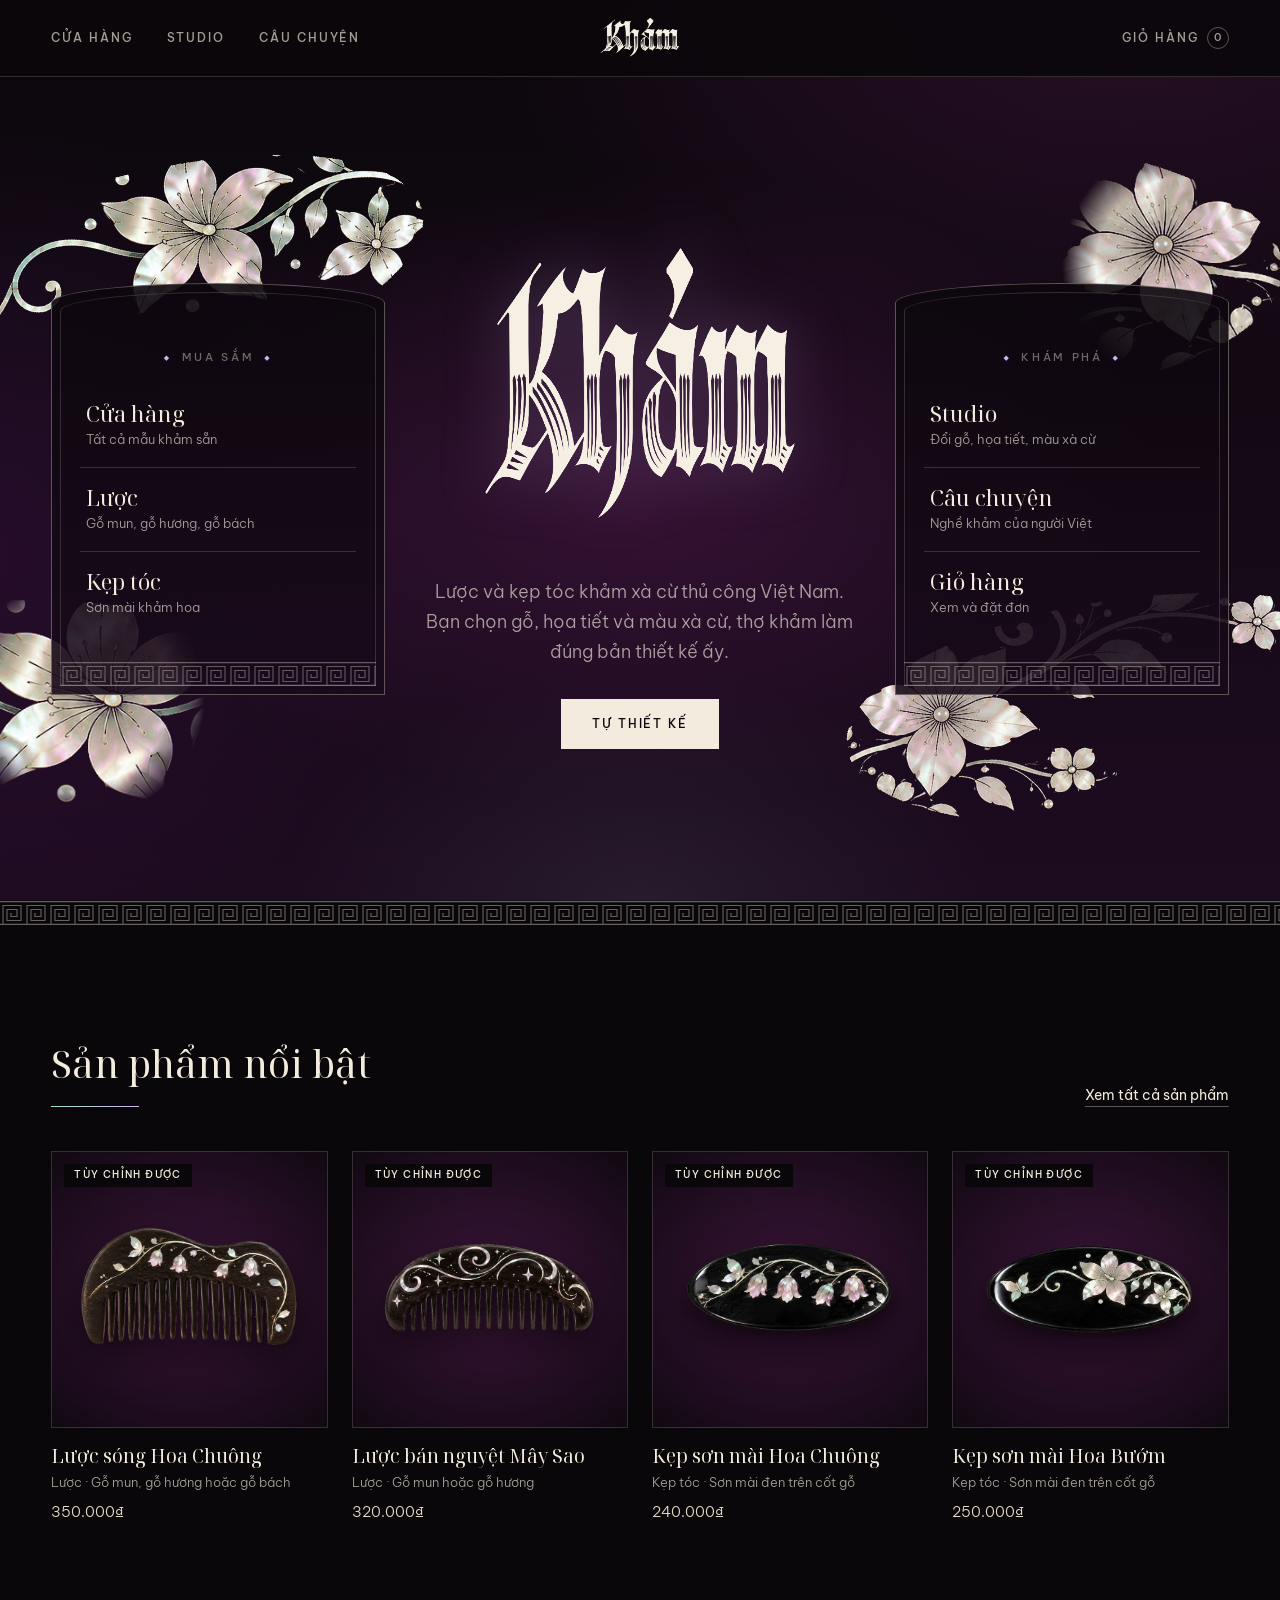
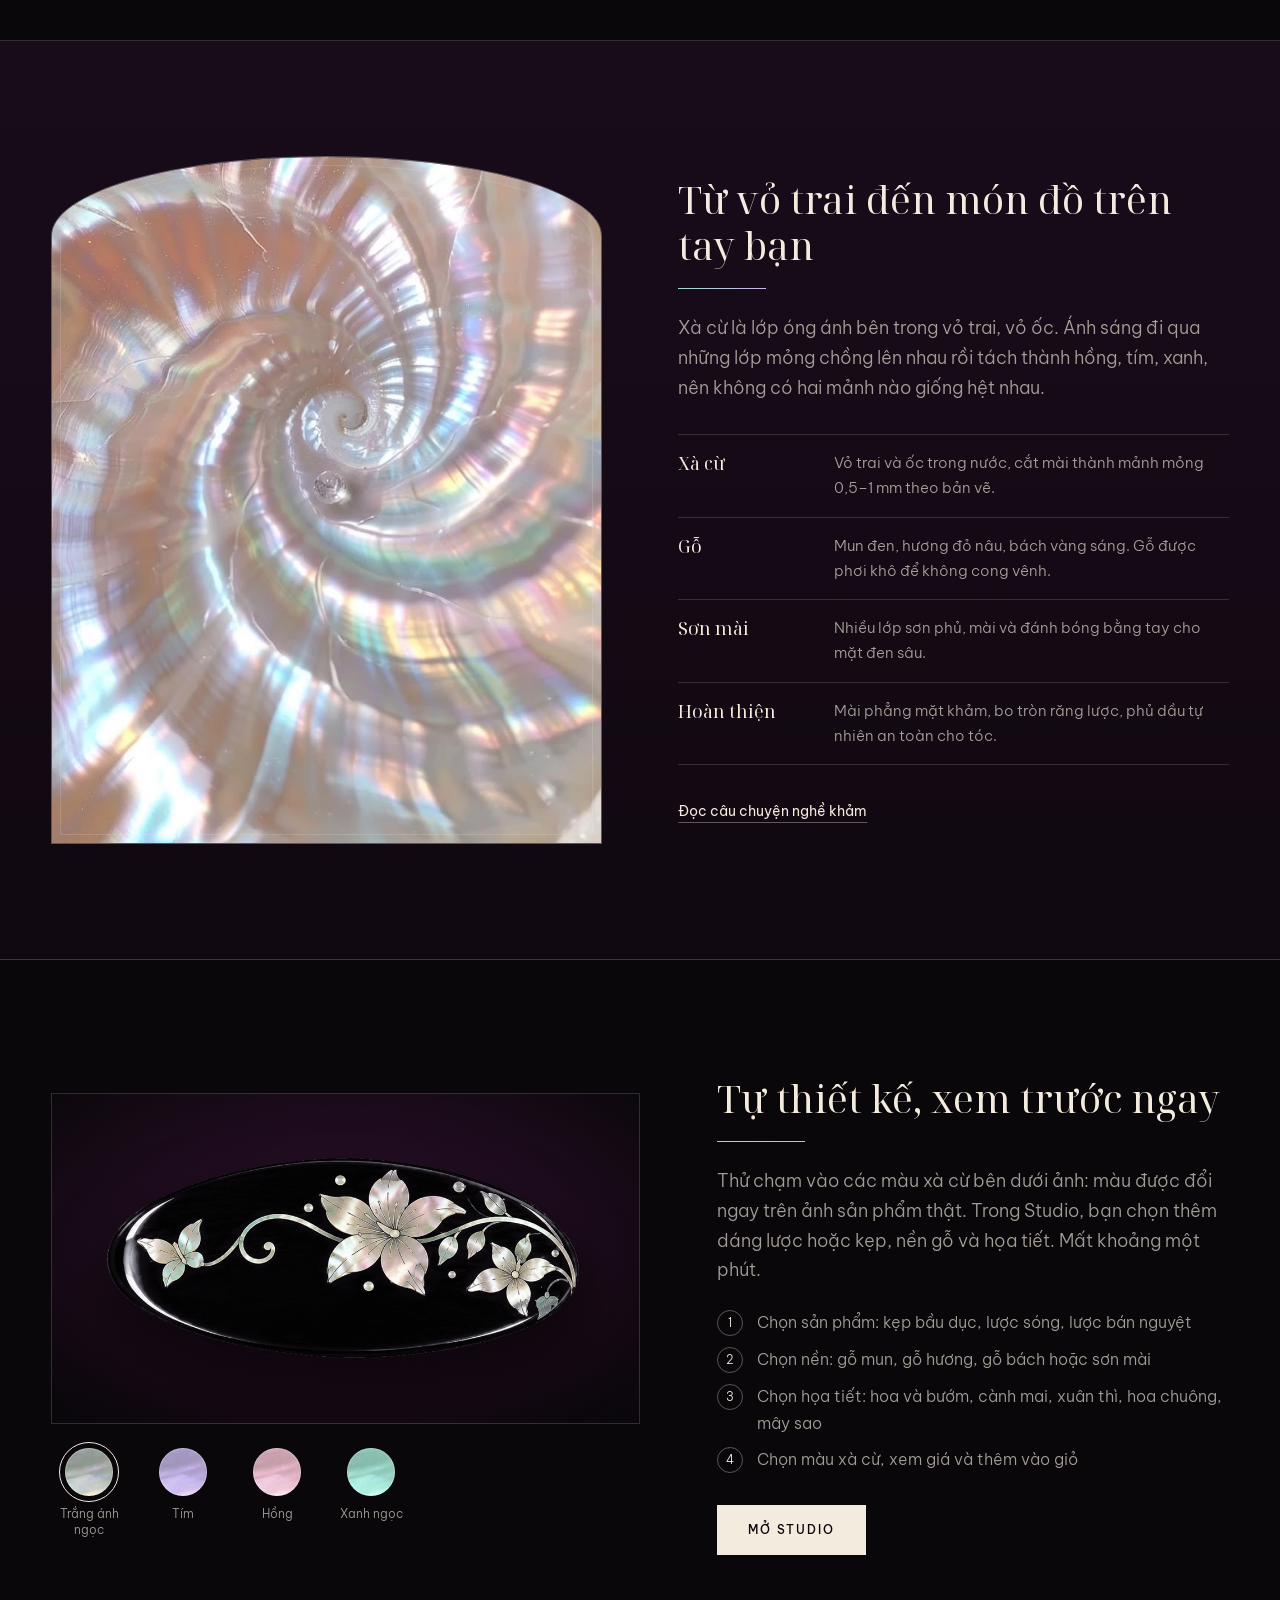
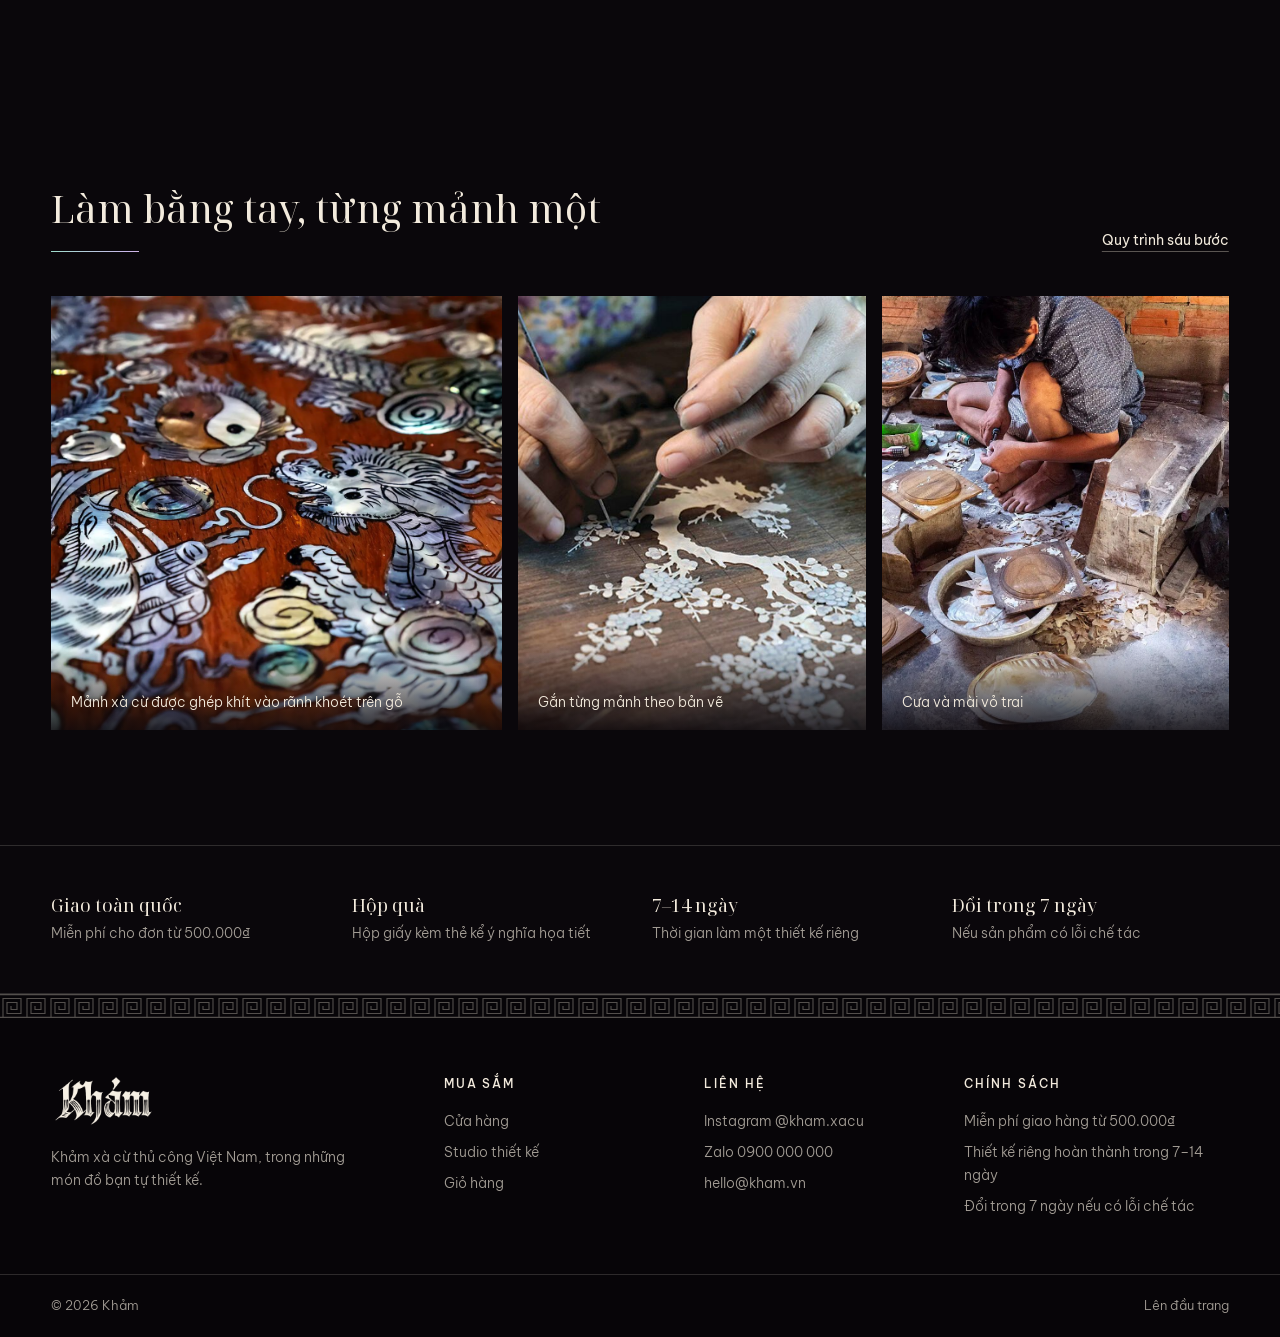
<file: index.html>
<!DOCTYPE html>
<html lang="vi">
<head>
  <meta charset="UTF-8" />
  <meta name="viewport" content="width=device-width, initial-scale=1" />
  <title>Khảm · Lược và kẹp tóc khảm xà cừ, tự thiết kế theo ý bạn</title>
  <meta name="description" content="Khảm: lược, kẹp tóc khảm xà cừ thủ công Việt Nam. Tự chọn gỗ, họa tiết, màu xà cừ trong Studio và xem trước ngay." />
  <meta property="og:title" content="Khảm · Khảm xà cừ, thiết kế theo ý bạn" />
  <meta property="og:image" content="img/mockup/m02-sq.jpg" />
  <link rel="icon" href="img/favicon.svg" type="image/svg+xml" />
  <link rel="preconnect" href="https://fonts.googleapis.com" />
  <link rel="preconnect" href="https://fonts.gstatic.com" crossorigin />
  <link href="https://fonts.googleapis.com/css2?family=Be+Vietnam+Pro:wght@300;400;500&family=Noto+Serif+Display:ital,wght@0,400;0,500;1,400&display=swap" rel="stylesheet" />
  <link rel="stylesheet" href="css/style.css" />
</head>
<body data-page="home">
  <main id="main">
    <!-- HERO: hoa xà cừ nở từ hai mép màn hình, hai cột lối tắt kiểu cửa Đông Dương -->
    <section class="hero">
      <div class="bloom bloom--vine l" aria-hidden="true"><img src="img/bloom/bloom-1.png" alt="" /></div>
      <div class="bloom bloom--vine r" aria-hidden="true"><img src="img/bloom/bloom-2.png" alt="" /></div>
      <div class="bloom bloom--flower l" aria-hidden="true"><div class="petals"><img src="img/bloom/flower-1.png" alt="" /><span class="shine" style="--img:url(../img/bloom/flower-1.png)"></span></div></div>
      <div class="bloom bloom--flower r" aria-hidden="true"><div class="petals"><img src="img/bloom/flower-2.png" alt="" /><span class="shine" style="--img:url(../img/bloom/flower-2.png)"></span></div></div>

      <div class="container hero__inner">
        <nav class="portal l" aria-label="Mua sắm">
          <p class="portal__title">Mua sắm</p>
          <ul>
            <li><a href="cua-hang.html"><b>Cửa hàng</b><small>Tất cả mẫu khảm sẵn</small></a></li>
            <li><a href="cua-hang.html?cat=luoc"><b>Lược</b><small>Gỗ mun, gỗ hương, gỗ bách</small></a></li>
            <li><a href="cua-hang.html?cat=kep"><b>Kẹp tóc</b><small>Sơn mài khảm hoa</small></a></li>
          </ul>
        </nav>

        <div class="hero__center">
          <img class="logo-big" src="img/brand/logo-ivory.png" alt="Khảm" width="600" height="320" />
          <p class="lead">Lược và kẹp tóc khảm xà cừ thủ công Việt Nam. Bạn chọn gỗ, họa tiết và màu xà cừ, thợ khảm làm đúng bản thiết kế ấy.</p>
          <div class="hero__ctas">
            <a class="btn btn--primary" href="studio.html">Tự thiết kế</a>
          </div>
        </div>

        <nav class="portal r" aria-label="Khám phá">
          <p class="portal__title">Khám phá</p>
          <ul>
            <li><a href="studio.html"><b>Studio</b><small>Đổi gỗ, họa tiết, màu xà cừ</small></a></li>
            <li><a href="cau-chuyen.html"><b>Câu chuyện</b><small>Nghề khảm của người Việt</small></a></li>
            <li><a href="gio-hang.html"><b>Giỏ hàng</b><small>Xem và đặt đơn</small></a></li>
          </ul>
        </nav>
      </div>
    </section>
    <div class="band" aria-hidden="true"></div>

    <!-- SẢN PHẨM NỔI BẬT -->
    <section class="section container">
      <div class="section-head">
        <div><h2 class="h2">Sản phẩm nổi bật</h2><span class="sheen-rule"></span></div>
        <a class="link" href="cua-hang.html">Xem tất cả sản phẩm</a>
      </div>
      <div class="grid" id="featured"></div>
    </section>

    <!-- CÂU CHUYỆN CHẤT LIỆU -->
    <section class="section on-dark">
      <div class="container split">
        <figure class="split__media"><div class="arch"><img src="img/texture/nacre-spiral.jpg" alt="Cận cảnh mặt trong vỏ trai óng ánh" loading="lazy" /></div></figure>
        <div>
          <h2 class="h2">Từ vỏ trai đến món đồ trên tay bạn</h2>
          <span class="sheen-rule"></span>
          <p class="lead" style="margin-top:24px">Xà cừ là lớp óng ánh bên trong vỏ trai, vỏ ốc. Ánh sáng đi qua những lớp mỏng chồng lên nhau rồi tách thành hồng, tím, xanh, nên không có hai mảnh nào giống hệt nhau.</p>
          <ul class="facts">
            <li><strong>Xà cừ</strong><span>Vỏ trai và ốc trong nước, cắt mài thành mảnh mỏng 0,5–1 mm theo bản vẽ.</span></li>
            <li><strong>Gỗ</strong><span>Mun đen, hương đỏ nâu, bách vàng sáng. Gỗ được phơi khô để không cong vênh.</span></li>
            <li><strong>Sơn mài</strong><span>Nhiều lớp sơn phủ, mài và đánh bóng bằng tay cho mặt đen sâu.</span></li>
            <li><strong>Hoàn thiện</strong><span>Mài phẳng mặt khảm, bo tròn răng lược, phủ dầu tự nhiên an toàn cho tóc.</span></li>
          </ul>
          <a class="link" href="cau-chuyen.html">Đọc câu chuyện nghề khảm</a>
        </div>
      </div>
    </section>

    <!-- STUDIO -->
    <section class="section">
      <div class="container teaser">
        <div>
          <div class="teaser__stage" id="teaserStage"></div>
          <div class="teaser__swatches" id="teaserNacre" role="group" aria-label="Thử màu xà cừ"></div>
        </div>
        <div>
          <h2 class="h2">Tự thiết kế, xem trước ngay</h2>
          <span class="sheen-rule"></span>
          <p class="lead" style="margin-top:24px">Thử chạm vào các màu xà cừ bên dưới ảnh: màu được đổi ngay trên ảnh sản phẩm thật. Trong Studio, bạn chọn thêm dáng lược hoặc kẹp, nền gỗ và họa tiết. Mất khoảng một phút.</p>
          <ol class="steps-inline">
            <li>Chọn sản phẩm: kẹp bầu dục, lược sóng, lược bán nguyệt</li>
            <li>Chọn nền: gỗ mun, gỗ hương, gỗ bách hoặc sơn mài</li>
            <li>Chọn họa tiết: hoa và bướm, cành mai, xuân thì, hoa chuông, mây sao</li>
            <li>Chọn màu xà cừ, xem giá và thêm vào giỏ</li>
          </ol>
          <div class="row" style="margin-top:32px">
            <a class="btn btn--primary btn--light" id="teaserCta" href="studio.html">Mở Studio</a>
          </div>
        </div>
      </div>
    </section>

    <!-- TAY NGHỀ -->
    <section class="section container">
      <div class="section-head">
        <div><h2 class="h2">Làm bằng tay, từng mảnh một</h2><span class="sheen-rule"></span></div>
        <a class="link" href="cau-chuyen.html">Quy trình sáu bước</a>
      </div>
      <div class="craft-strip">
        <figure><img src="img/story/detail-dragon.jpg" alt="Mặt gỗ khảm xà cừ họa tiết rồng phượng" loading="lazy" /><figcaption>Mảnh xà cừ được ghép khít vào rãnh khoét trên gỗ</figcaption></figure>
        <figure><img src="img/story/hands-1.jpg" alt="Đôi tay nghệ nhân gắn mảnh xà cừ" loading="lazy" /><figcaption>Gắn từng mảnh theo bản vẽ</figcaption></figure>
        <figure><img src="img/story/artisan-2.jpg" alt="Thợ ngồi cưa mảnh xà cừ" loading="lazy" /><figcaption>Cưa và mài vỏ trai</figcaption></figure>
      </div>
    </section>

    <section class="container services" aria-label="Dịch vụ">
      <div><h3>Giao toàn quốc</h3><p>Miễn phí cho đơn từ 500.000₫</p></div>
      <div><h3>Hộp quà</h3><p>Hộp giấy kèm thẻ kể ý nghĩa họa tiết</p></div>
      <div><h3>7–14 ngày</h3><p>Thời gian làm một thiết kế riêng</p></div>
      <div><h3>Đổi trong 7 ngày</h3><p>Nếu sản phẩm có lỗi chế tác</p></div>
    </section>
  </main>

  <script src="js/data.js"></script>
  <script src="js/store.js"></script>
  <script src="js/layout.js"></script>
  <script src="js/recolor.js"></script>
  <script src="js/ui.js"></script>
  <script src="js/home.js"></script>
</body>
</html>
</file>
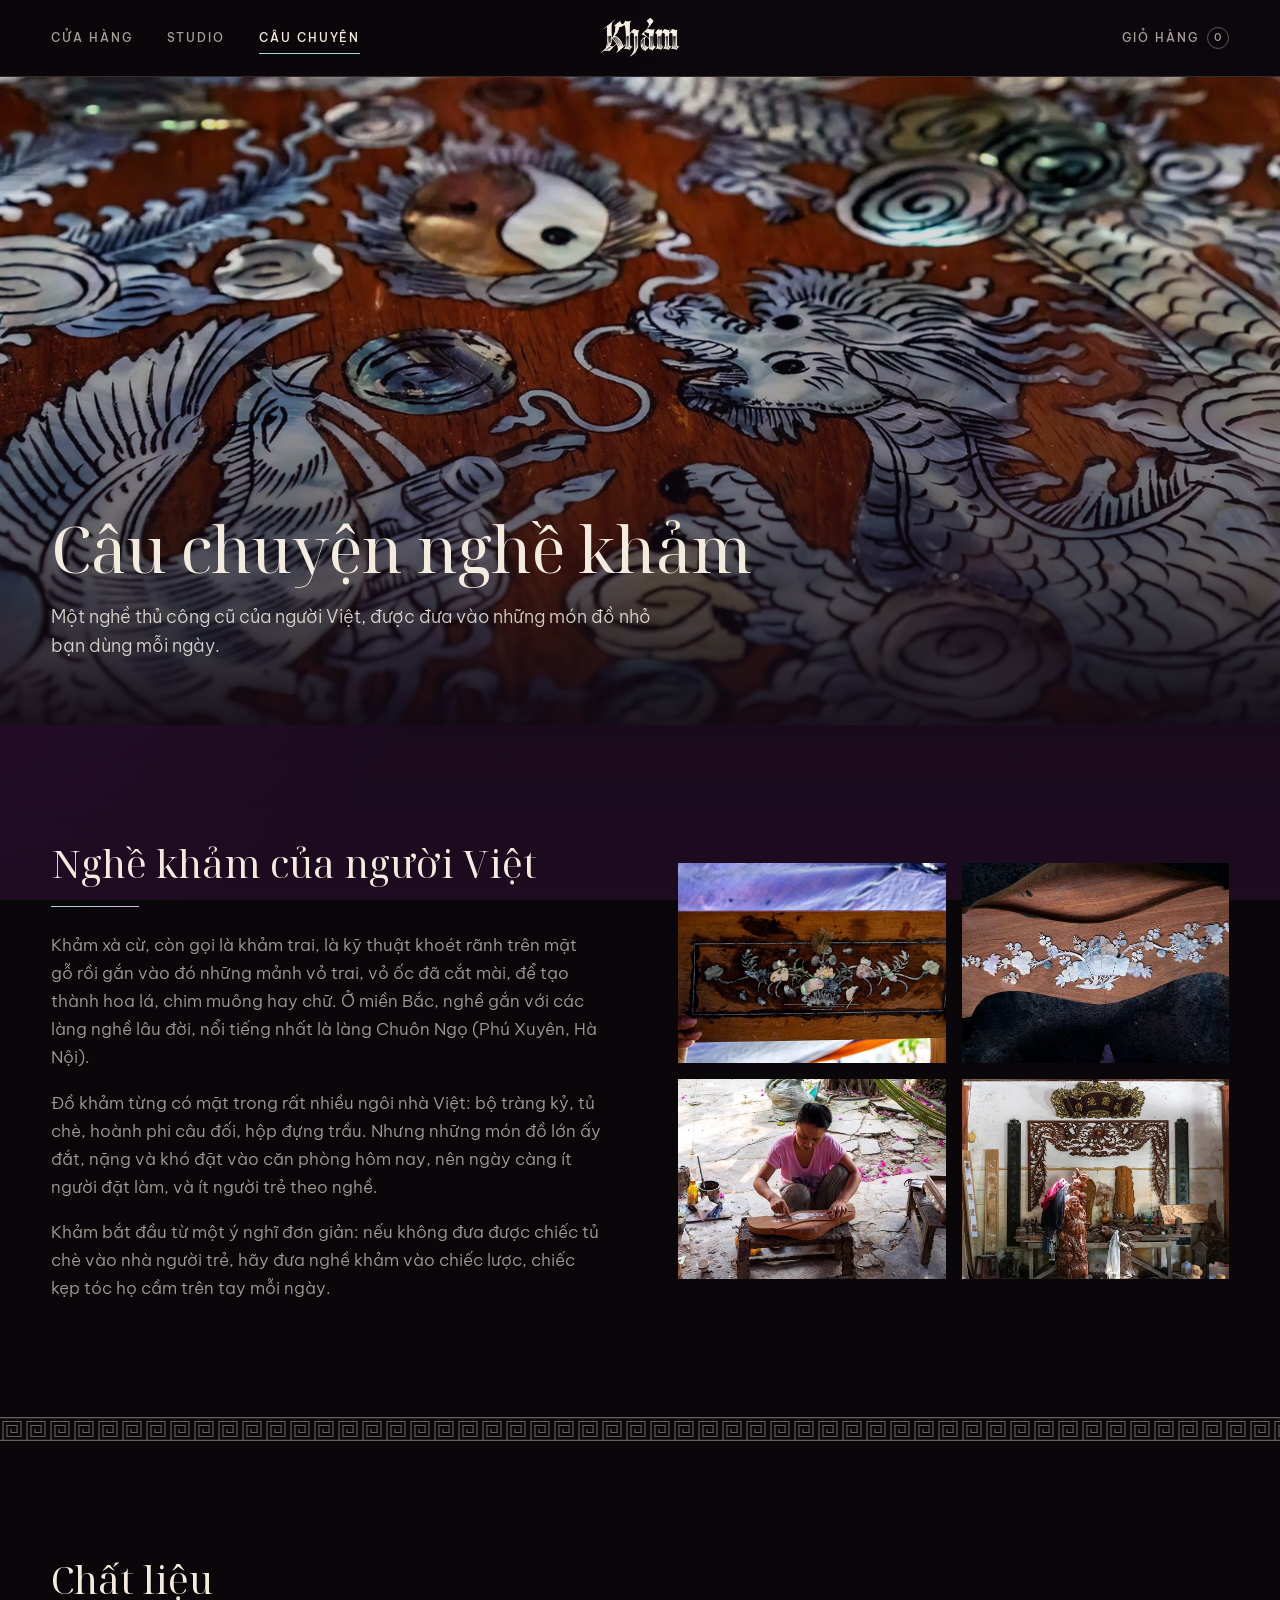
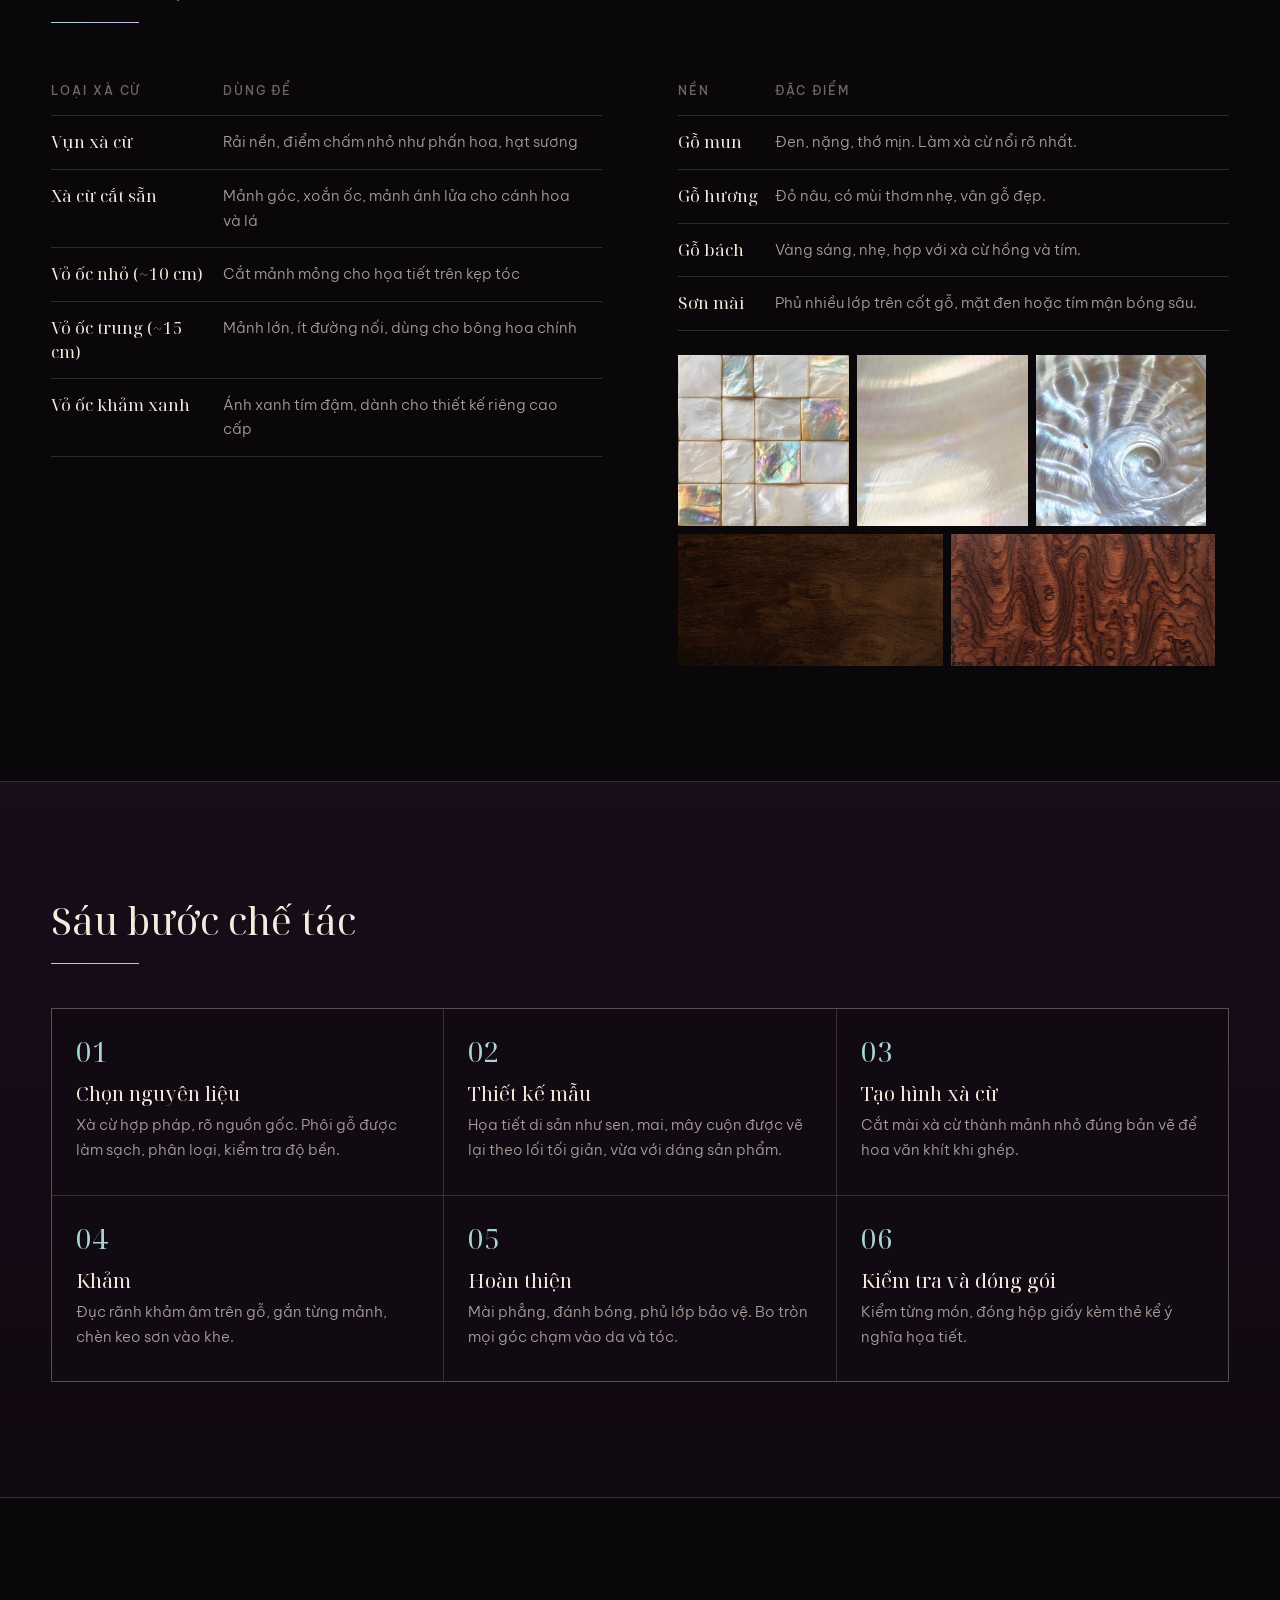
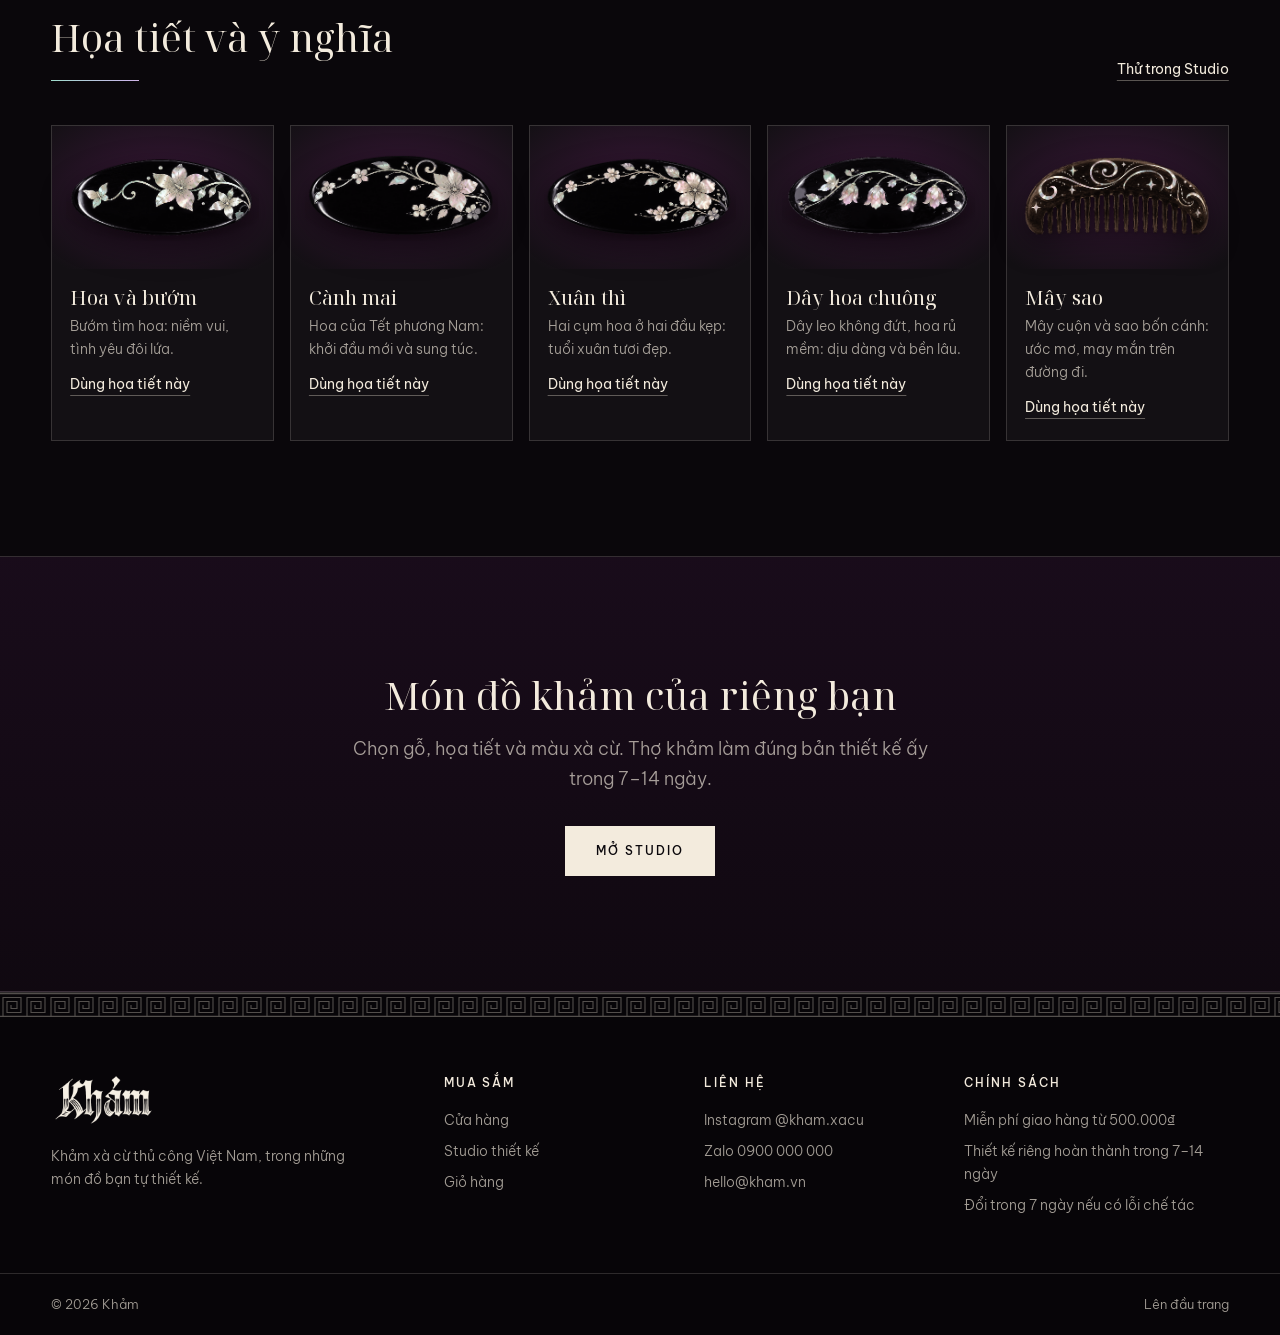
<file: cau-chuyen.html>
<!DOCTYPE html>
<html lang="vi">
<head>
  <meta charset="UTF-8" />
  <meta name="viewport" content="width=device-width, initial-scale=1" />
  <title>Câu chuyện nghề khảm · Khảm</title>
  <meta name="description" content="Nghề khảm xà cừ của người Việt: chất liệu, quy trình sáu bước và ý nghĩa các họa tiết." />
  <link rel="icon" href="img/favicon.svg" type="image/svg+xml" />
  <link rel="preconnect" href="https://fonts.googleapis.com" />
  <link rel="preconnect" href="https://fonts.gstatic.com" crossorigin />
  <link href="https://fonts.googleapis.com/css2?family=Be+Vietnam+Pro:wght@300;400;500&family=Noto+Serif+Display:ital,wght@0,400;0,500;1,400&display=swap" rel="stylesheet" />
  <link rel="stylesheet" href="css/style.css" />
</head>
<body data-page="cau-chuyen">
  <main id="main">
    <section class="story-hero">
      <img src="img/story/detail-dragon.jpg" alt="Mặt gỗ khảm xà cừ với họa tiết rồng, phượng và mây" />
      <div class="container">
        <h1 class="display">Câu chuyện nghề khảm</h1>
        <p class="lead" style="color:rgba(246,240,228,.85);margin-top:16px">Một nghề thủ công cũ của người Việt, được đưa vào những món đồ nhỏ bạn dùng mỗi ngày.</p>
      </div>
    </section>

    <!-- NGHỀ XƯA -->
    <section class="section container split">
      <div class="prose">
        <h2 class="h2">Nghề khảm của người Việt</h2>
        <span class="sheen-rule"></span>
        <p style="margin-top:24px">Khảm xà cừ, còn gọi là khảm trai, là kỹ thuật khoét rãnh trên mặt gỗ rồi gắn vào đó những mảnh vỏ trai, vỏ ốc đã cắt mài, để tạo thành hoa lá, chim muông hay chữ. Ở miền Bắc, nghề gắn với các làng nghề lâu đời, nổi tiếng nhất là làng Chuôn Ngọ (Phú Xuyên, Hà Nội).</p>
        <p>Đồ khảm từng có mặt trong rất nhiều ngôi nhà Việt: bộ tràng kỷ, tủ chè, hoành phi câu đối, hộp đựng trầu. Nhưng những món đồ lớn ấy đắt, nặng và khó đặt vào căn phòng hôm nay, nên ngày càng ít người đặt làm, và ít người trẻ theo nghề.</p>
        <p>Khảm bắt đầu từ một ý nghĩ đơn giản: nếu không đưa được chiếc tủ chè vào nhà người trẻ, hãy đưa nghề khảm vào chiếc lược, chiếc kẹp tóc họ cầm trên tay mỗi ngày.</p>
      </div>
      <div class="mosaic">
        <img src="img/story/panel-1.jpg" alt="Tấm gỗ khảm hoa lá nhiều màu" loading="lazy" />
        <img src="img/story/panel-2.jpg" alt="Diềm gỗ khảm hoa và lá bằng xà cừ trắng" loading="lazy" />
        <img src="img/story/artisan-1.jpg" alt="Người thợ ngồi mài tấm gỗ ngoài sân" loading="lazy" />
        <img src="img/story/workshop.jpg" alt="Xưởng gỗ với các tấm hoành phi chạm khắc" loading="lazy" />
      </div>
    </section>

    <div class="band" aria-hidden="true"></div>

    <!-- CHẤT LIỆU -->
    <section class="section container">
      <div class="section-head"><div><h2 class="h2">Chất liệu</h2><span class="sheen-rule"></span></div></div>
      <div class="split" style="align-items:start">
        <table class="table">
          <thead><tr><th>Loại xà cừ</th><th>Dùng để</th></tr></thead>
          <tbody>
            <tr><td>Vụn xà cừ</td><td class="muted">Rải nền, điểm chấm nhỏ như phấn hoa, hạt sương</td></tr>
            <tr><td>Xà cừ cắt sẵn</td><td class="muted">Mảnh góc, xoắn ốc, mảnh ánh lửa cho cánh hoa và lá</td></tr>
            <tr><td>Vỏ ốc nhỏ (~10 cm)</td><td class="muted">Cắt mảnh mỏng cho họa tiết trên kẹp tóc</td></tr>
            <tr><td>Vỏ ốc trung (~15 cm)</td><td class="muted">Mảnh lớn, ít đường nối, dùng cho bông hoa chính</td></tr>
            <tr><td>Vỏ ốc khảm xanh</td><td class="muted">Ánh xanh tím đậm, dành cho thiết kế riêng cao cấp</td></tr>
          </tbody>
        </table>
        <div>
          <table class="table">
            <thead><tr><th>Nền</th><th>Đặc điểm</th></tr></thead>
            <tbody>
              <tr><td>Gỗ mun</td><td class="muted">Đen, nặng, thớ mịn. Làm xà cừ nổi rõ nhất.</td></tr>
              <tr><td>Gỗ hương</td><td class="muted">Đỏ nâu, có mùi thơm nhẹ, vân gỗ đẹp.</td></tr>
              <tr><td>Gỗ bách</td><td class="muted">Vàng sáng, nhẹ, hợp với xà cừ hồng và tím.</td></tr>
              <tr><td>Sơn mài</td><td class="muted">Phủ nhiều lớp trên cốt gỗ, mặt đen hoặc tím mận bóng sâu.</td></tr>
            </tbody>
          </table>
          <div class="row" style="margin-top:24px;gap:8px">
            <img src="img/texture/nacre-squares.jpg" alt="Xà cừ cắt ô vuông" style="width:31%;aspect-ratio:1;object-fit:cover" loading="lazy" />
            <img src="img/texture/nacre-soft.jpg" alt="Mặt trong vỏ trai ánh hồng và xanh" style="width:31%;aspect-ratio:1;object-fit:cover" loading="lazy" />
            <img src="img/texture/nautilus.jpg" alt="Vỏ ốc xà cừ cắt đôi" style="width:31%;aspect-ratio:1;object-fit:cover" loading="lazy" />
          </div>
          <div class="row" style="margin-top:8px;gap:8px">
            <img src="img/texture/wood-mun.jpg" alt="Vân gỗ mun" style="width:48%;aspect-ratio:2;object-fit:cover" loading="lazy" />
            <img src="img/texture/wood-huong.jpg" alt="Vân gỗ hương" style="width:48%;aspect-ratio:2;object-fit:cover" loading="lazy" />
          </div>
        </div>
      </div>
    </section>

    <!-- QUY TRÌNH -->
    <section class="section on-dark">
      <div class="container">
        <div class="section-head"><div><h2 class="h2">Sáu bước chế tác</h2><span class="sheen-rule"></span></div></div>
        <ol class="timeline">
          <li><h3>Chọn nguyên liệu</h3><p>Xà cừ hợp pháp, rõ nguồn gốc. Phôi gỗ được làm sạch, phân loại, kiểm tra độ bền.</p></li>
          <li><h3>Thiết kế mẫu</h3><p>Họa tiết di sản như sen, mai, mây cuộn được vẽ lại theo lối tối giản, vừa với dáng sản phẩm.</p></li>
          <li><h3>Tạo hình xà cừ</h3><p>Cắt mài xà cừ thành mảnh nhỏ đúng bản vẽ để hoa văn khít khi ghép.</p></li>
          <li><h3>Khảm</h3><p>Đục rãnh khảm âm trên gỗ, gắn từng mảnh, chèn keo sơn vào khe.</p></li>
          <li><h3>Hoàn thiện</h3><p>Mài phẳng, đánh bóng, phủ lớp bảo vệ. Bo tròn mọi góc chạm vào da và tóc.</p></li>
          <li><h3>Kiểm tra và đóng gói</h3><p>Kiểm từng món, đóng hộp giấy kèm thẻ kể ý nghĩa họa tiết.</p></li>
        </ol>
      </div>
    </section>

    <!-- HỌA TIẾT -->
    <section class="section container">
      <div class="section-head">
        <div><h2 class="h2">Họa tiết và ý nghĩa</h2><span class="sheen-rule"></span></div>
        <a class="link" href="studio.html">Thử trong Studio</a>
      </div>
      <div class="motif-list" id="motifs"></div>
    </section>

    <section class="section on-dark" style="text-align:center">
      <div class="container">
        <h2 class="h2">Món đồ khảm của riêng bạn</h2>
        <p class="lead" style="margin:16px auto 32px">Chọn gỗ, họa tiết và màu xà cừ. Thợ khảm làm đúng bản thiết kế ấy trong 7–14 ngày.</p>
        <a class="btn btn--primary btn--light" href="studio.html">Mở Studio</a>
      </div>
    </section>
  </main>

  <script src="js/data.js"></script>
  <script src="js/store.js"></script>
  <script src="js/layout.js"></script>
  <script src="js/recolor.js"></script>
  <script src="js/ui.js"></script>
  <script>
    // Mỗi họa tiết hiển thị bằng ảnh sản phẩm thật có họa tiết đó
    (async () => {
      const cards = STUDIO.motifs.map((m) => {
        const prod = STUDIO.products.find((p) => p.motifs.includes(m.id));
        return { m, cfg: { product: prod.id, base: prod.surface === "wood" ? "mun" : "sonmai", motif: m.id, nacre: "ngoc" } };
      });
      const urls = await Promise.all(cards.map((c) => Recolor.dataUrl(c.cfg, 420)));
      document.getElementById("motifs").innerHTML = cards.map(({ m, cfg }, i) => `<article class="motif-card">
        <div class="thumb"><img src="${urls[i]}" alt="Sản phẩm khảm họa tiết ${m.name.toLowerCase()}" /></div>
        <div><h3>${m.name}</h3><p>${m.meaning}</p><a class="link" href="${studioLink(cfg)}">Dùng họa tiết này</a></div>
      </article>`).join("");
    })();
  </script>
</body>
</html>
</file>
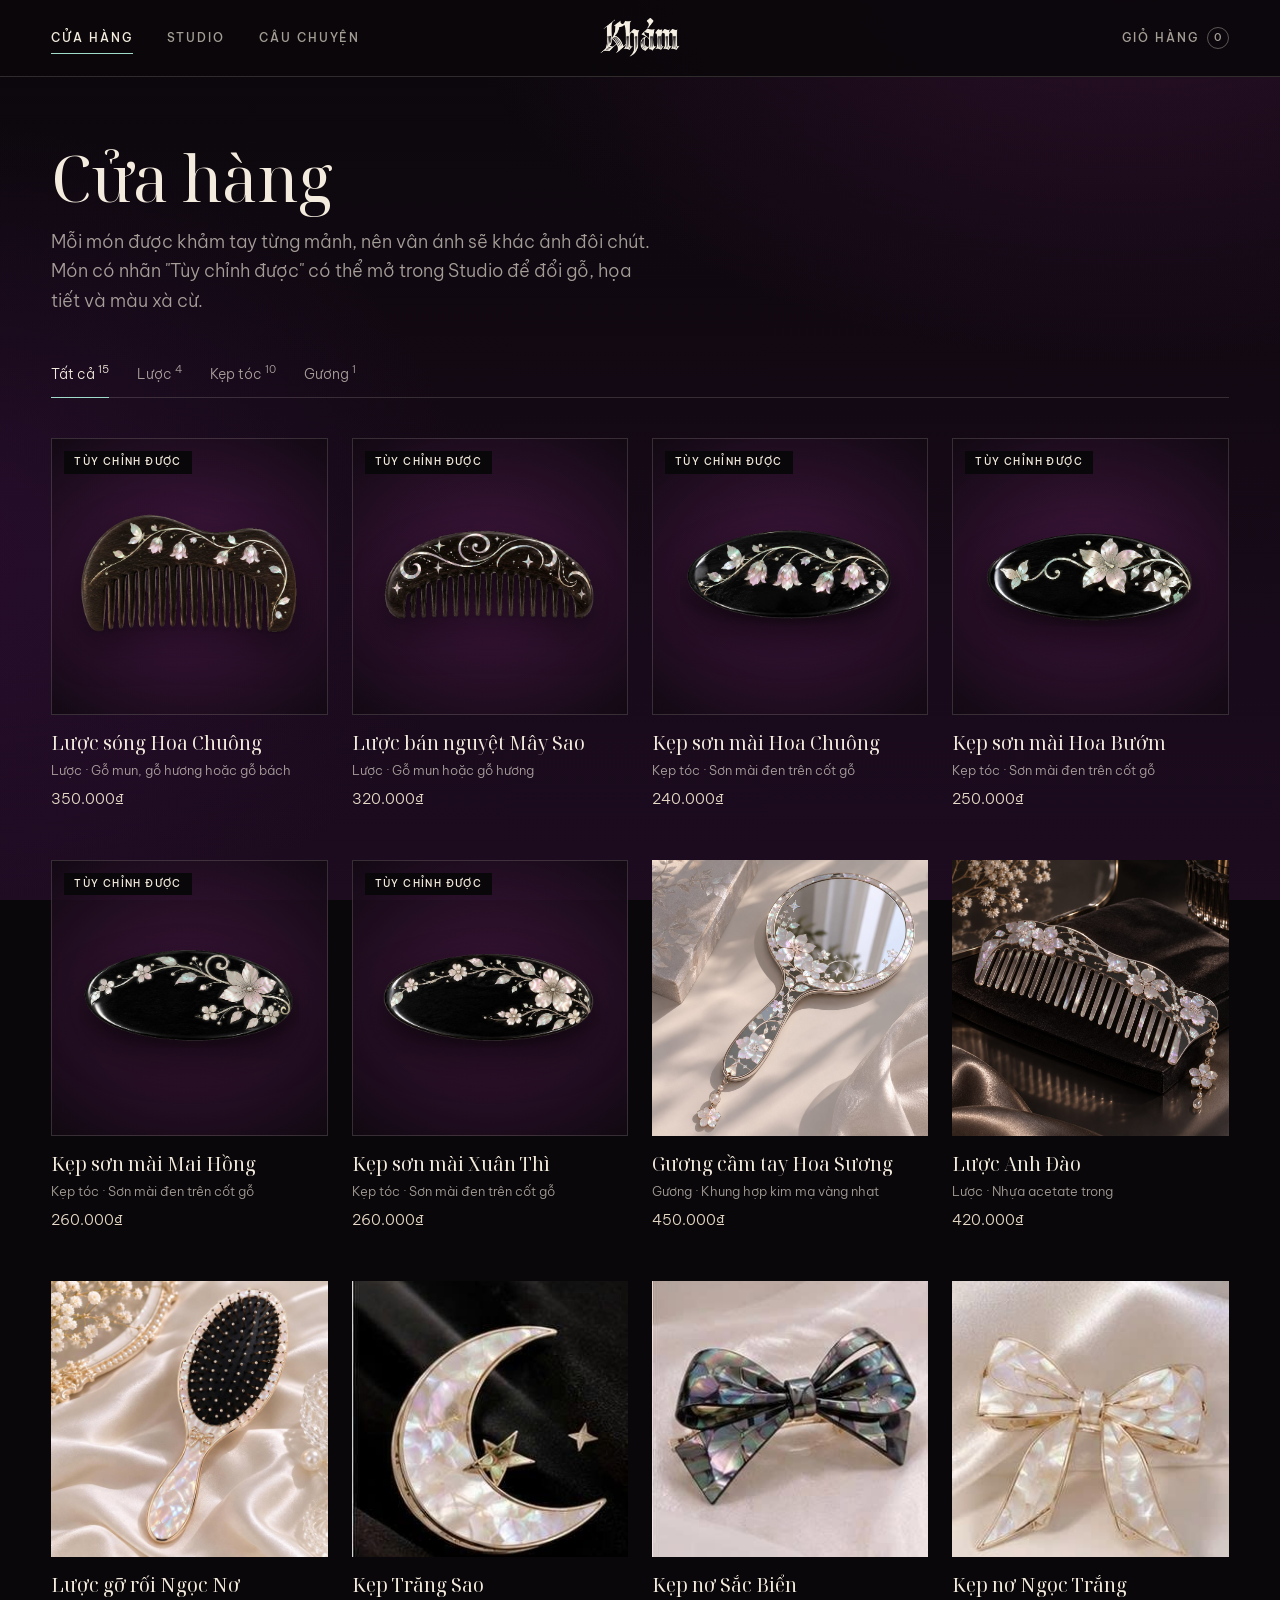
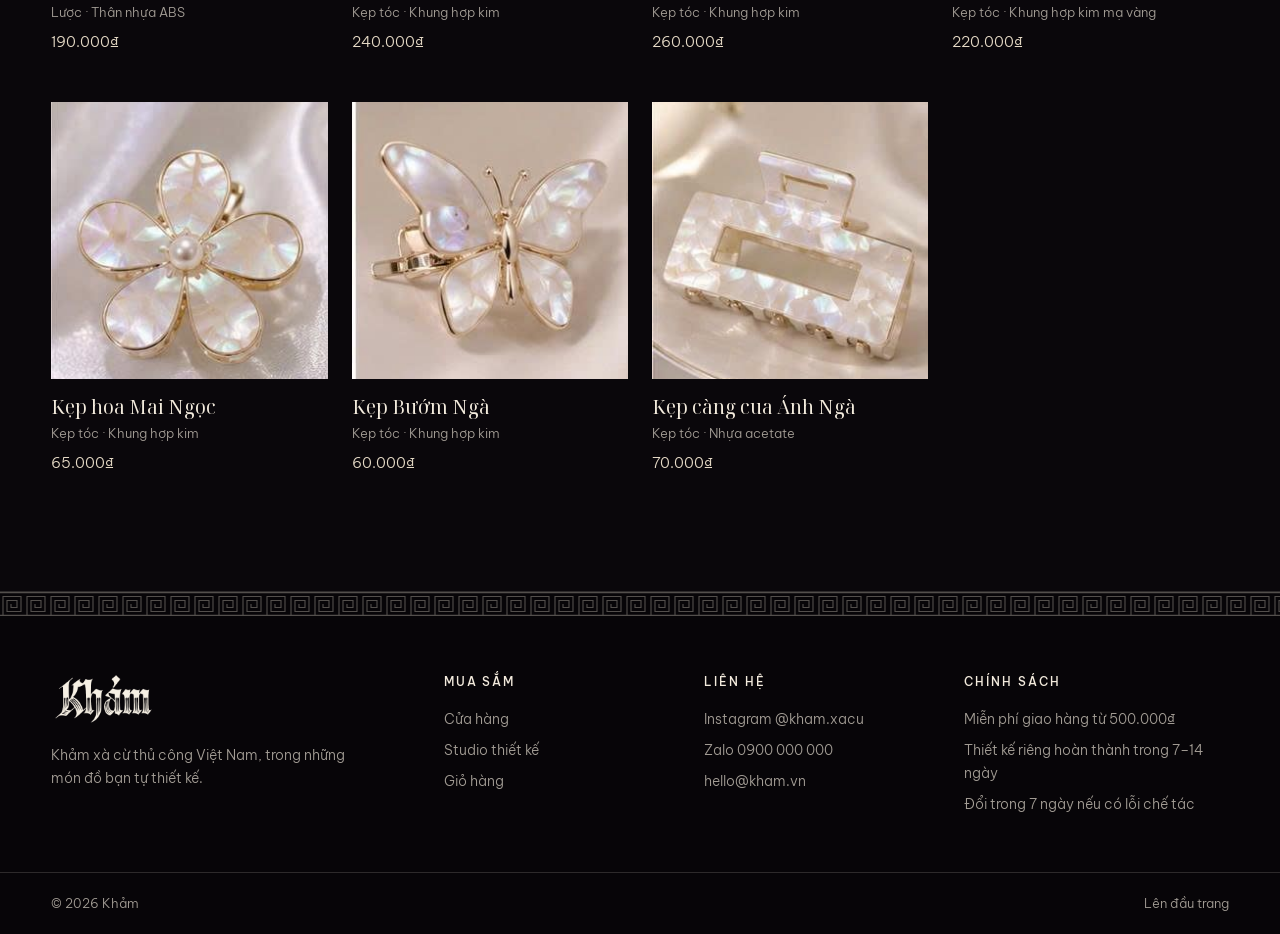
<file: cua-hang.html>
<!DOCTYPE html>
<html lang="vi">
<head>
  <meta charset="UTF-8" />
  <meta name="viewport" content="width=device-width, initial-scale=1" />
  <title>Cửa hàng · Khảm</title>
  <meta name="description" content="Lược, kẹp tóc và gương khảm xà cừ thủ công. Xem chất liệu, chọn gỗ và đặt hàng trực tuyến." />
  <link rel="icon" href="img/favicon.svg" type="image/svg+xml" />
  <link rel="preconnect" href="https://fonts.googleapis.com" />
  <link rel="preconnect" href="https://fonts.gstatic.com" crossorigin />
  <link href="https://fonts.googleapis.com/css2?family=Be+Vietnam+Pro:wght@300;400;500&family=Noto+Serif+Display:ital,wght@0,400;0,500;1,400&display=swap" rel="stylesheet" />
  <link rel="stylesheet" href="css/style.css" />
</head>
<body data-page="cua-hang">
  <main id="main">
    <div class="container page-head">
      <h1 class="display">Cửa hàng</h1>
      <p class="lead">Mỗi món được khảm tay từng mảnh, nên vân ánh sẽ khác ảnh đôi chút. Món có nhãn "Tùy chỉnh được" có thể mở trong Studio để đổi gỗ, họa tiết và màu xà cừ.</p>
    </div>

    <section class="container" style="padding-bottom: var(--section)">
      <div class="filters" id="filters" role="group" aria-label="Lọc theo loại"></div>
      <div class="grid" id="grid" aria-live="polite"></div>
    </section>
  </main>

  <dialog class="dialog" id="dlg" aria-labelledby="dlgName">
    <button class="dialog__close" type="button" data-close aria-label="Đóng">×</button>
    <div class="dialog__body">
      <div class="dialog__gallery">
        <div class="dialog__main"><img id="dlgImg" alt="" /></div>
        <div class="dialog__thumbs" id="dlgThumbs"></div>
      </div>
      <div class="dialog__info">
        <p class="label muted" id="dlgCat"></p>
        <h2 class="h2" id="dlgName"></h2>
        <p class="dialog__price" id="dlgPrice"></p>
        <p class="muted" id="dlgDesc"></p>
        <p class="dialog__material"><strong>Chất liệu</strong><span id="dlgMat"></span></p>
        <div id="dlgWoodWrap">
          <span class="field-label">Loại gỗ</span>
          <div class="chips" id="dlgWoods" role="group" aria-label="Chọn loại gỗ"></div>
        </div>
        <div class="row">
          <div class="qty" aria-label="Số lượng">
            <button type="button" data-step="-1" aria-label="Giảm">−</button>
            <input id="dlgQty" type="number" min="1" max="99" value="1" inputmode="numeric" aria-label="Số lượng" />
            <button type="button" data-step="1" aria-label="Tăng">+</button>
          </div>
          <button class="btn btn--primary" style="flex:1" type="button" id="dlgAdd">Thêm vào giỏ</button>
        </div>
        <a class="link" id="dlgStudio" href="studio.html">Tùy chỉnh mẫu này trong Studio</a>
      </div>
    </div>
  </dialog>

  <script src="js/data.js"></script>
  <script src="js/store.js"></script>
  <script src="js/layout.js"></script>
  <script src="js/recolor.js"></script>
  <script src="js/ui.js"></script>
  <script src="js/shop.js"></script>
</body>
</html>
</file>
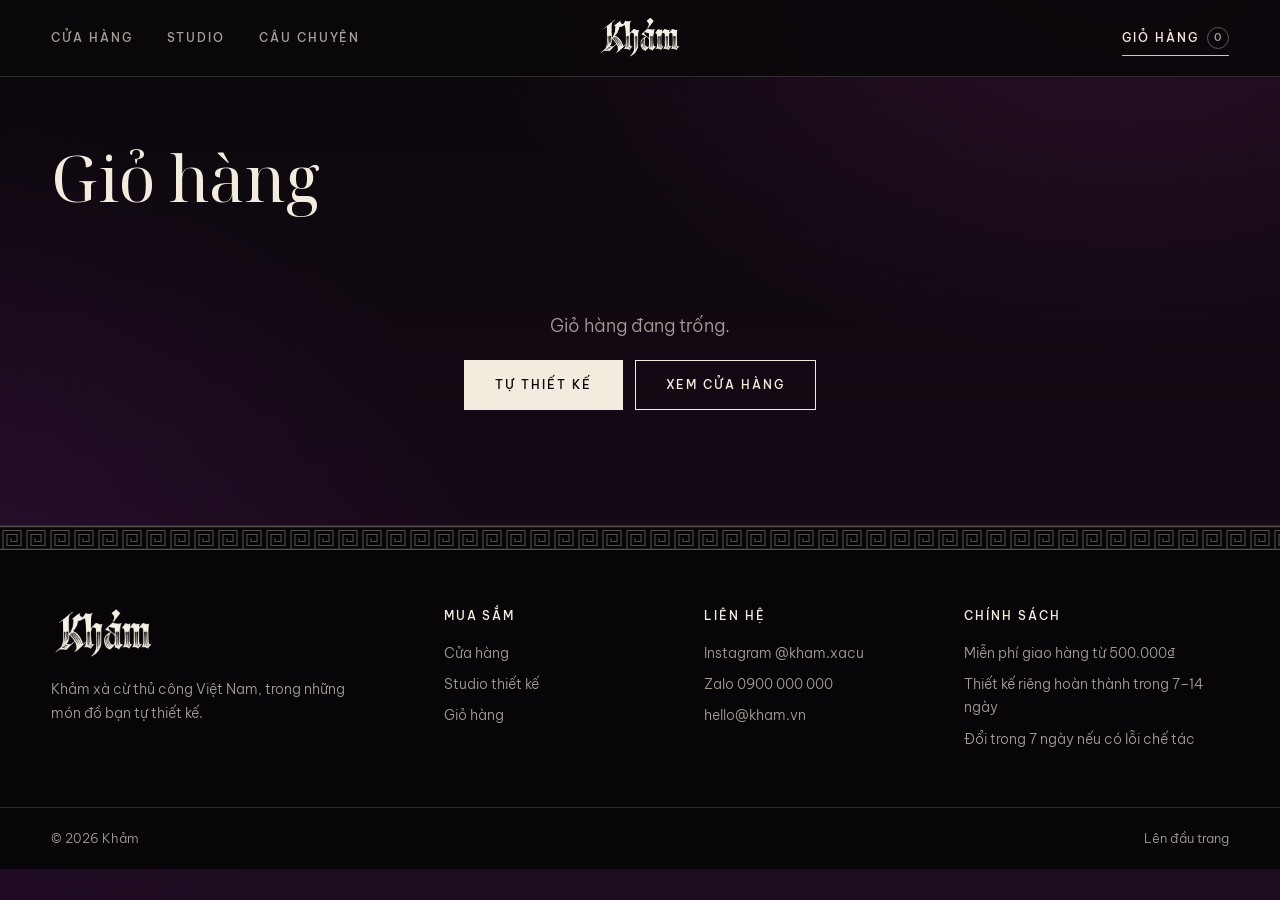
<file: gio-hang.html>
<!DOCTYPE html>
<html lang="vi">
<head>
  <meta charset="UTF-8" />
  <meta name="viewport" content="width=device-width, initial-scale=1" />
  <title>Giỏ hàng · Khảm</title>
  <link rel="icon" href="img/favicon.svg" type="image/svg+xml" />
  <link rel="preconnect" href="https://fonts.googleapis.com" />
  <link rel="preconnect" href="https://fonts.gstatic.com" crossorigin />
  <link href="https://fonts.googleapis.com/css2?family=Be+Vietnam+Pro:wght@300;400;500&family=Noto+Serif+Display:ital,wght@0,400;0,500;1,400&display=swap" rel="stylesheet" />
  <link rel="stylesheet" href="css/style.css" />
</head>
<body data-page="gio-hang">
  <main id="main">
    <div class="container page-head">
      <h1 class="display" id="pageTitle">Giỏ hàng</h1>
    </div>
    <div class="container" id="view"></div>
  </main>

  <script src="js/data.js"></script>
  <script src="js/store.js"></script>
  <script src="js/layout.js"></script>
  <script src="js/recolor.js"></script>
  <script src="js/cart.js"></script>
</body>
</html>
</file>
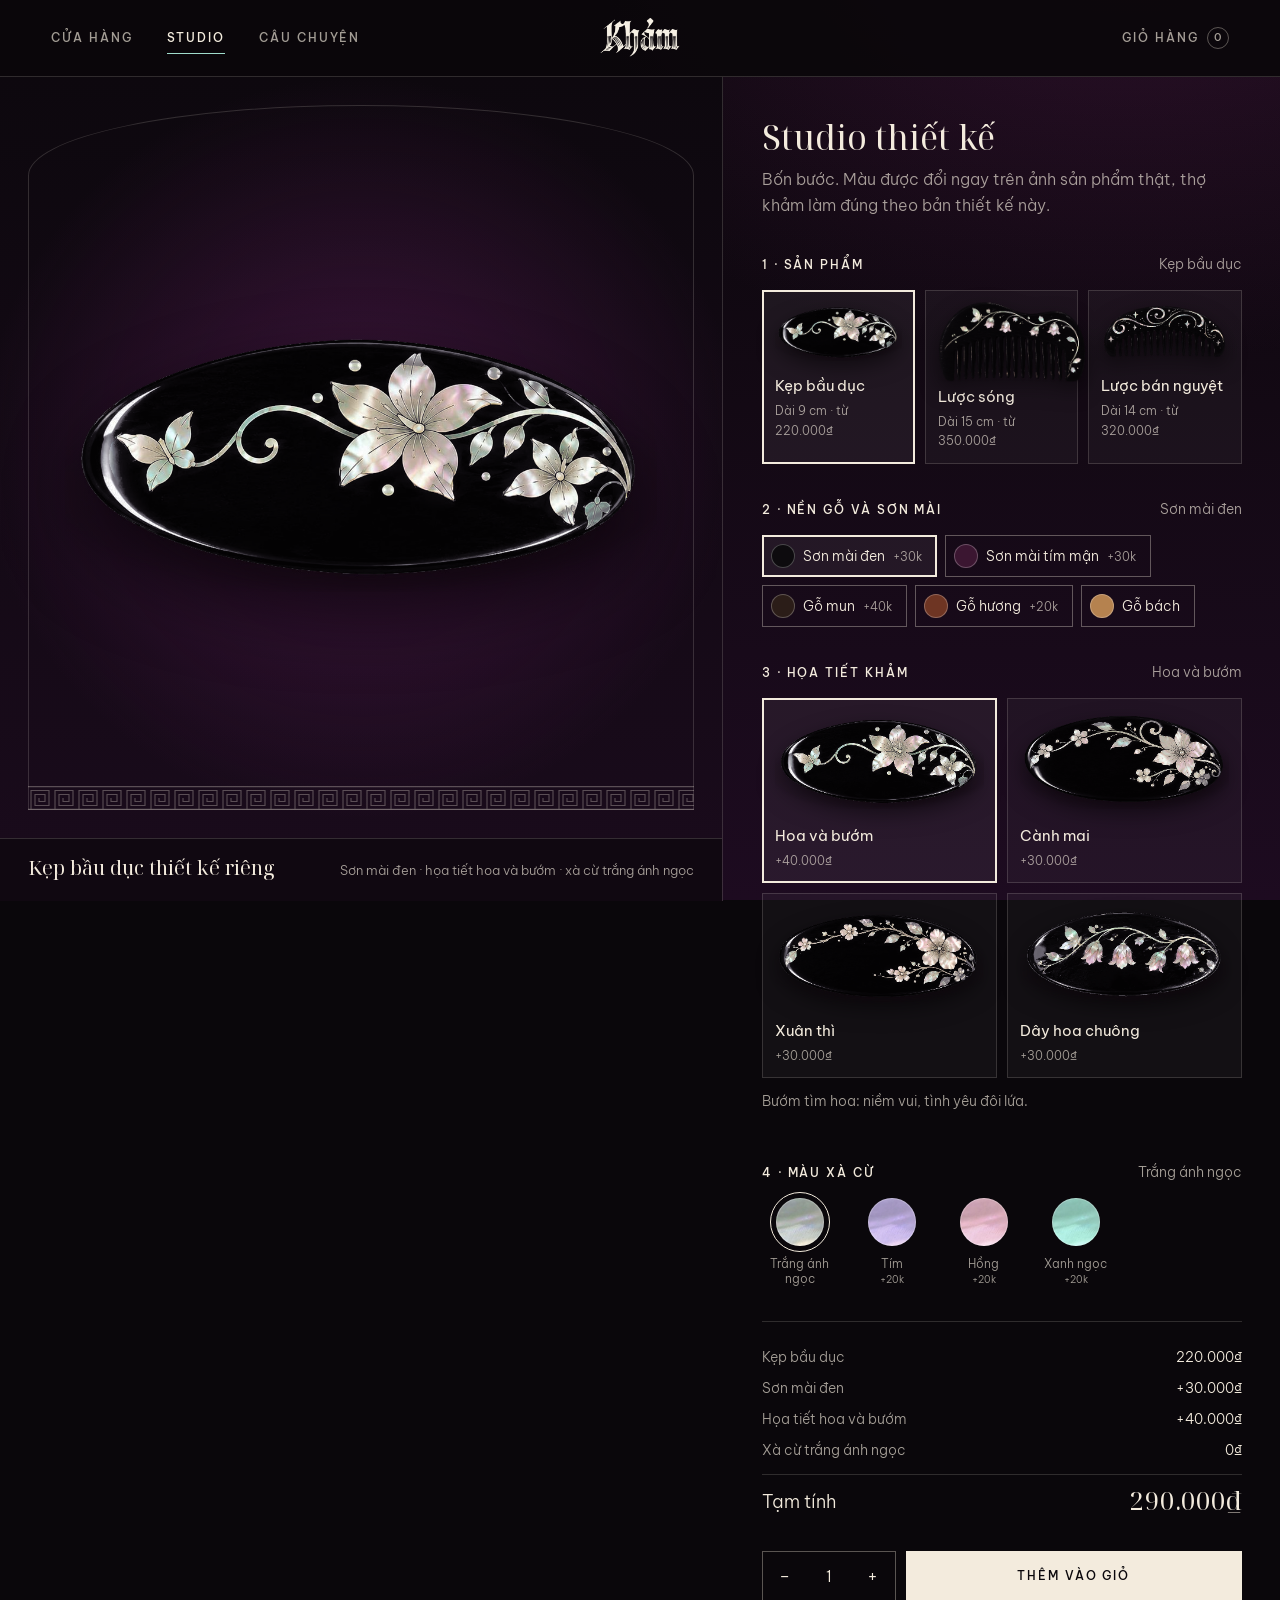
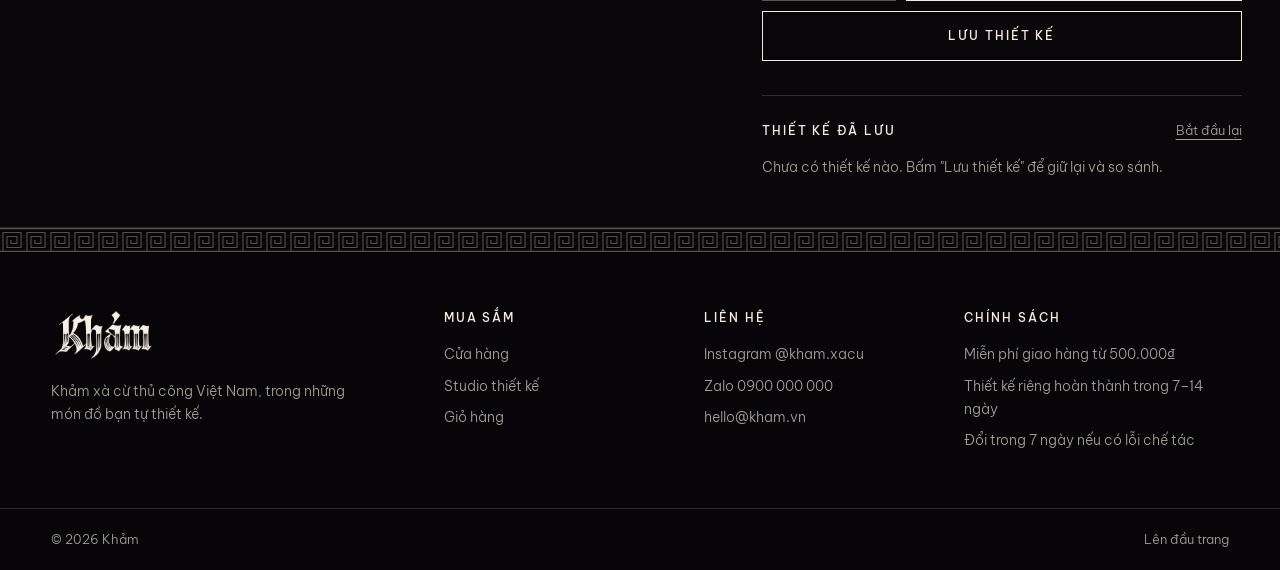
<file: studio.html>
<!DOCTYPE html>
<html lang="vi">
<head>
  <meta charset="UTF-8" />
  <meta name="viewport" content="width=device-width, initial-scale=1" />
  <title>Studio thiết kế · Khảm</title>
  <meta name="description" content="Tự thiết kế lược và kẹp tóc khảm xà cừ: chọn gỗ, họa tiết, màu xà cừ và xem trước ngay lập tức." />
  <link rel="icon" href="img/favicon.svg" type="image/svg+xml" />
  <link rel="preconnect" href="https://fonts.googleapis.com" />
  <link rel="preconnect" href="https://fonts.gstatic.com" crossorigin />
  <link href="https://fonts.googleapis.com/css2?family=Be+Vietnam+Pro:wght@300;400;500&family=Noto+Serif+Display:ital,wght@0,400;0,500;1,400&display=swap" rel="stylesheet" />
  <link rel="stylesheet" href="css/style.css" />
</head>
<body data-page="studio">
  <main id="main" class="studio">
    <section class="studio__stage" aria-label="Xem trước thiết kế">
      <div class="studio__canvas" id="stage" aria-live="polite"><p class="studio__loading" id="stageLoading">Đang tải ảnh</p></div>
      <div class="studio__caption">
        <strong id="capName"></strong>
        <span id="capSpec"></span>
      </div>
    </section>

    <section class="studio__panel" aria-label="Tùy chỉnh">
      <div>
        <h1>Studio thiết kế</h1>
        <p class="muted" style="margin-top:8px">Bốn bước. Màu được đổi ngay trên ảnh sản phẩm thật, thợ khảm làm đúng theo bản thiết kế này.</p>
      </div>

      <div>
        <div class="step-title"><h2>1 · Sản phẩm</h2><span id="lblProduct"></span></div>
        <div class="options options--3" id="optProduct" role="group" aria-label="Chọn sản phẩm"></div>
      </div>

      <div>
        <div class="step-title"><h2>2 · Nền gỗ và sơn mài</h2><span id="lblBase"></span></div>
        <div class="chips" id="optBase" role="group" aria-label="Chọn chất liệu nền"></div>
      </div>

      <div>
        <div class="step-title"><h2>3 · Họa tiết khảm</h2><span id="lblMotif"></span></div>
        <div class="options" id="optMotif" role="group" aria-label="Chọn họa tiết"></div>
        <p class="motif-note" id="motifNote"></p>
      </div>

      <div>
        <div class="step-title"><h2>4 · Màu xà cừ</h2><span id="lblNacre"></span></div>
        <div class="swatches" id="optNacre" role="group" aria-label="Chọn màu xà cừ"></div>
      </div>

      <div class="summary" id="summary"></div>

      <div class="studio__actions">
        <div class="qty" aria-label="Số lượng">
          <button type="button" data-step="-1" aria-label="Giảm">−</button>
          <input id="qty" type="number" min="1" max="99" value="1" inputmode="numeric" aria-label="Số lượng" />
          <button type="button" data-step="1" aria-label="Tăng">+</button>
        </div>
        <button class="btn btn--primary" id="addCart" type="button">Thêm vào giỏ</button>
        <button class="btn btn--ghost" id="saveDesign" type="button">Lưu thiết kế</button>
      </div>

      <div class="saved">
        <div class="step-title"><h2>Thiết kế đã lưu</h2><button class="text-btn" id="resetDesign" type="button">Bắt đầu lại</button></div>
        <div class="saved__list" id="savedList"></div>
      </div>
    </section>
  </main>

  <script src="js/data.js"></script>
  <script src="js/store.js"></script>
  <script src="js/layout.js"></script>
  <script src="js/recolor.js"></script>
  <script src="js/studio.js"></script>
</body>
</html>
</file>
<file: css/style.css>
/* =========================================================
   KHẢM · giao diện tối Đông Dương (design system v4)
   Nền đen chuyển tím đậm, đường kẻ ngà kiểu khung cửa Đông Dương,
   thỉnh thoảng có ánh xà cừ xanh ngọc và hồng lướt qua.
   ========================================================= */
:root {
  --bg: #0a070b;
  --bg-2: #140a15;
  --plum: #241027;
  --plum-2: #34163a;
  --ivory: #f3ebdd;
  --ivory-2: #e6dac6;
  --muted: rgba(243, 235, 221, .66);
  --faint: rgba(243, 235, 221, .42);
  --line: rgba(243, 235, 221, .16);
  --line-2: rgba(243, 235, 221, .34);
  --surface: rgba(255, 255, 255, .035);
  --surface-2: rgba(255, 255, 255, .06);
  --lavender: #c9b6ea;
  --jade: #9fdccc;
  --blush: #f2b8cc;
  --nacre: linear-gradient(110deg, var(--jade), var(--lavender) 40%, var(--blush) 70%, var(--ivory));

  --serif: "Noto Serif Display", "Times New Roman", serif;
  --sans: "Be Vietnam Pro", system-ui, -apple-system, "Segoe UI", sans-serif;
  --t-display: clamp(40px, 5vw, 72px);
  --t-h2: clamp(28px, 3vw, 42px);
  --gutter: clamp(20px, 4vw, 56px);
  --section: clamp(64px, 9vw, 120px);
  --max: 1360px;
  --ease: cubic-bezier(.2, .7, .2, 1);
}

*, *::before, *::after { box-sizing: border-box; }
html { scroll-behavior: smooth; scroll-padding-top: 84px; background: var(--bg); }
body {
  margin: 0; font: 300 16px/1.65 var(--sans); color: var(--ivory); -webkit-font-smoothing: antialiased; min-height: 100vh;
  background:
    radial-gradient(1100px 700px at 88% -8%, rgba(120, 36, 110, .32), transparent 62%),
    radial-gradient(900px 700px at -5% 60%, rgba(78, 22, 92, .30), transparent 60%),
    linear-gradient(180deg, #0a070b 0%, #130914 45%, #1d0b20 100%);
  background-attachment: fixed;
}
img, canvas { display: block; max-width: 100%; }
a { color: inherit; text-decoration: none; }
button, input, select, textarea { font: inherit; color: inherit; }
button { cursor: pointer; background: none; border: 0; padding: 0; }
h1, h2, h3, h4, p, figure { margin: 0; }
:focus-visible { outline: 2px solid var(--jade); outline-offset: 3px; }
::selection { background: var(--lavender); color: var(--bg); }
.skip { position: absolute; left: -9999px; }
.skip:focus { left: 16px; top: 16px; z-index: 200; background: var(--ivory); color: var(--bg); padding: 8px 16px; }

/* Ánh xà cừ thỉnh thoảng lướt qua toàn trang */
.aurora { position: fixed; inset: 0; pointer-events: none; z-index: 90; mix-blend-mode: screen; opacity: .55;
  background: linear-gradient(115deg, transparent 38%, rgba(159, 220, 204, .10) 46%, rgba(201, 182, 234, .08) 50%, rgba(242, 184, 204, .10) 54%, transparent 62%);
  background-size: 300% 100%; background-position: 120% 0; animation: aurora 14s ease-in-out infinite; }

.container { width: 100%; max-width: var(--max); margin-inline: auto; padding-inline: var(--gutter); }
.section { padding-block: var(--section); }
.display { font: 400 var(--t-display)/1.15 var(--serif); letter-spacing: -.01em; }
.h2 { font: 400 var(--t-h2)/1.2 var(--serif); }
.h3 { font: 400 22px/1.3 var(--serif); }
.lead { font-size: 18px; color: var(--muted); max-width: 34em; }
.muted { color: var(--muted); }
.label { font-size: 12px; font-weight: 500; letter-spacing: .16em; text-transform: uppercase; }
.on-dark { background: linear-gradient(180deg, rgba(36, 16, 39, .55), rgba(20, 10, 21, .55)); border-block: 1px solid var(--line); }
.sheen-rule { display: block; width: 88px; height: 1px; margin-top: 20px; background: var(--nacre); background-size: 220% 100%; animation: sheen 7s linear infinite; }
.section-head { margin-bottom: 44px; display: flex; justify-content: space-between; align-items: flex-end; gap: 24px; flex-wrap: wrap; }
.row { display: flex; gap: 12px; align-items: stretch; flex-wrap: wrap; }

/* Hồi văn */
.band { height: 24px; opacity: .4;
  background: url("data:image/svg+xml,%3Csvg xmlns='http://www.w3.org/2000/svg' width='24' height='24' fill='none' stroke='%23f3ebdd' stroke-width='1.1'%3E%3Cpath d='M0 .6H24M0 23.4H24M3 23.4V4.5H21V19.5H7V8.5H17V15.5H11V12'/%3E%3C/svg%3E") repeat-x; }
.band--inverse { opacity: .32; }

/* Khung cửa vòm Đông Dương: viền ngà đôi, đỉnh vòm */
.arch { position: relative; border-radius: 999px 999px 0 0 / 42% 42% 0 0; overflow: hidden; border: 1px solid var(--line-2); }
.arch::after { content: ""; position: absolute; inset: 8px; border: 1px solid var(--line); border-radius: inherit; pointer-events: none; }
.arch img { width: 100%; height: 100%; object-fit: cover; }

/* Nút */
.btn { position: relative; overflow: hidden; isolation: isolate; display: inline-flex; align-items: center; justify-content: center; gap: 10px;
  min-height: 50px; padding: 0 30px; font-size: 12px; font-weight: 500; letter-spacing: .16em; text-transform: uppercase;
  border: 1px solid var(--ivory); transition: background .25s, color .25s, border-color .25s; }
.btn--primary { background: var(--ivory); color: var(--bg); }
.btn--primary::before { content: ""; position: absolute; inset: 0; z-index: -1; background: var(--nacre); opacity: 0; transform: translateX(-70%); transition: opacity .35s, transform .7s var(--ease); }
.btn--primary:hover::before { opacity: .9; transform: none; }
.btn--ghost { color: var(--ivory); background: transparent; }
.btn--ghost:hover { background: var(--ivory); color: var(--bg); }
.btn--light { border-color: var(--ivory); }
.btn--block { width: 100%; }
.btn[disabled] { opacity: .45; pointer-events: none; }
.link { font-size: 14px; font-weight: 400; color: var(--ivory); text-decoration: underline; text-underline-offset: 6px; text-decoration-thickness: 1px; text-decoration-color: var(--line-2); transition: text-underline-offset .2s, text-decoration-color .2s; }
.link:hover { text-underline-offset: 3px; text-decoration-color: var(--jade); }
.text-btn { font-size: 13px; color: var(--muted); text-decoration: underline; text-underline-offset: 4px; }
.text-btn:hover { color: var(--ivory); }

/* Header */
.header { position: sticky; top: 0; z-index: 50; background: rgba(10, 7, 11, .9); border-bottom: 1px solid var(--line); }
.header__inner { max-width: var(--max); margin-inline: auto; padding-inline: var(--gutter); height: 76px; display: grid; grid-template-columns: 1fr auto 1fr; align-items: center; }
.nav { display: flex; gap: 34px; }
.nav a, .cart-link { font-size: 12px; font-weight: 500; letter-spacing: .16em; text-transform: uppercase; padding: 6px 0; border-bottom: 1px solid transparent; transition: border-color .2s, color .2s; color: var(--muted); }
.nav a:hover, .nav a[aria-current="page"], .cart-link:hover, .cart-link[aria-current="page"] { color: var(--ivory); border-color: var(--jade); }
.logo img { height: 46px; width: auto; }
.header__right { display: flex; justify-content: flex-end; }
.cart-link { display: inline-flex; align-items: center; gap: 8px; }
.cart-count { min-width: 22px; height: 22px; padding: 0 6px; display: inline-grid; place-items: center; border-radius: 999px; background: var(--ivory); color: var(--bg); font-size: 11px; letter-spacing: 0; }
.cart-count.is-empty { background: transparent; color: var(--muted); border: 1px solid var(--line-2); }
.cart-count.bump { animation: bump .5s var(--ease); }
.burger { display: none; width: 36px; height: 36px; position: relative; }
.burger span { position: absolute; left: 6px; right: 6px; height: 1px; background: var(--ivory); transition: transform .2s; }
.burger span:first-child { top: 14px; } .burger span:last-child { top: 21px; }
.burger[aria-expanded="true"] span:first-child { transform: translateY(3.5px) rotate(45deg); }
.burger[aria-expanded="true"] span:last-child { transform: translateY(-3.5px) rotate(-45deg); }

/* Footer */
.footer { background: #070508; color: var(--muted); font-size: 14px; border-top: 1px solid var(--line); }
.footer__inner { display: grid; grid-template-columns: 1.6fr 1fr 1fr 1.2fr; gap: 40px; padding-block: 56px; }
.footer__brand img { height: 56px; width: auto; margin-bottom: 16px; }
.footer__brand p { max-width: 22em; }
.footer h4 { color: var(--ivory); font-size: 12px; font-weight: 500; letter-spacing: .16em; text-transform: uppercase; margin-bottom: 16px; }
.footer ul { list-style: none; margin: 0; padding: 0; display: grid; gap: 8px; }
.footer a:hover { color: var(--ivory); text-decoration: underline; text-underline-offset: 4px; }
.footer__bottom { display: flex; justify-content: space-between; border-top: 1px solid var(--line); padding-block: 20px; font-size: 13px; }

/* Toast */
.toast { position: fixed; left: 50%; bottom: 24px; z-index: 95; transform: translate(-50%, calc(100% + 48px)); visibility: hidden; background: var(--ivory); color: var(--bg); padding: 14px 20px; font-size: 14px; display: flex; gap: 16px; align-items: center; transition: transform .35s var(--ease); max-width: calc(100% - 32px); }
.toast.is-on { transform: translate(-50%, 0); visibility: visible; }
.toast a { text-decoration: underline; text-underline-offset: 4px; white-space: nowrap; font-weight: 500; }

/* =========================================================
   HERO: hoa xà cừ nở từ hai mép, cột lối tắt kiểu cửa Đông Dương
   ========================================================= */
.hero { position: relative; overflow: hidden; min-height: calc(100vh - 76px); display: grid; align-items: center; isolation: isolate; }
.hero::before { content: ""; position: absolute; inset: 0; z-index: -2;
  background: radial-gradient(60% 55% at 50% 50%, rgba(92, 28, 88, .45), transparent 70%), radial-gradient(40% 40% at 50% 100%, rgba(159, 220, 204, .08), transparent 70%); }

.bloom { position: absolute; z-index: -1; pointer-events: none; }
.bloom img { width: 100%; height: auto; }
.bloom--vine { width: min(52vw, 760px); }
.bloom--vine.l { left: -14vw; top: 6%; transform: rotate(-14deg); }
.bloom--vine.r { right: -14vw; bottom: 4%; transform: rotate(-8deg) scaleX(-1); }
.bloom--vine img { clip-path: inset(0 100% 0 0); animation: grow 3.4s var(--ease) .3s forwards; }
.bloom--vine.r img { animation-delay: .7s; }
.bloom--flower { width: clamp(150px, 19vw, 300px); }
.bloom--flower.l { left: -3vw; bottom: 10%; }
.bloom--flower.r { right: -2vw; top: 8%; }
.bloom--flower .petals { animation: open 2.6s var(--ease) both, sway 9s ease-in-out 2.6s infinite alternate; transform-origin: 50% 50%; position: relative;
  -webkit-mask-image: radial-gradient(closest-side, #000 72%, transparent 100%); mask-image: radial-gradient(closest-side, #000 72%, transparent 100%); }
.bloom--flower.l .petals { animation-delay: 1.1s, 3.7s; }
.bloom--flower.r .petals { animation-delay: 1.6s, 4.2s; }
/* ánh xà cừ lướt trên đúng hình cánh hoa */
.shine { position: absolute; inset: 0; pointer-events: none; mix-blend-mode: screen;
  -webkit-mask: var(--img) center / contain no-repeat; mask: var(--img) center / contain no-repeat;
  background: linear-gradient(115deg, transparent 35%, rgba(159, 220, 204, .85) 45%, rgba(242, 184, 204, .85) 55%, transparent 65%);
  background-size: 300% 100%; background-position: 130% 0; animation: shine 7s ease-in-out 3.5s infinite; }

.hero__inner { position: relative; display: grid; grid-template-columns: 1fr 1.3fr 1fr; gap: clamp(20px, 3vw, 56px); align-items: center; padding-block: 48px; }
.hero__center { text-align: center; }
.hero__center .logo-big { width: min(380px, 78%); margin: 0 auto 28px; animation: rise 1.4s var(--ease) .2s both; filter: drop-shadow(0 0 30px rgba(201, 182, 234, .25)); }
.hero__center p { margin: 0 auto 32px; max-width: 26em; animation: rise 1.4s var(--ease) .5s both; }
.hero__ctas { display: flex; gap: 12px; justify-content: center; flex-wrap: wrap; animation: rise 1.4s var(--ease) .8s both; }

/* Cột lối tắt: khung cửa vòm Đông Dương */
.portal { position: relative; padding: 64px 28px 28px; border: 1px solid var(--line-2); border-radius: 999px 999px 0 0 / 120px 120px 0 0; background: linear-gradient(180deg, rgba(12, 7, 13, .9), rgba(24, 10, 26, .88)); animation: rise 1.4s var(--ease) both; }
.portal::before { content: ""; position: absolute; inset: 8px; border: 1px solid var(--line); border-radius: inherit; pointer-events: none; }
.portal::after { content: ""; position: absolute; left: 8px; right: 8px; bottom: 8px; height: 24px; opacity: .35; pointer-events: none;
  background: url("data:image/svg+xml,%3Csvg xmlns='http://www.w3.org/2000/svg' width='24' height='24' fill='none' stroke='%23f3ebdd' stroke-width='1.1'%3E%3Cpath d='M0 .6H24M0 23.4H24M3 23.4V4.5H21V19.5H7V8.5H17V15.5H11V12'/%3E%3C/svg%3E") repeat-x; }
.portal.l { animation-delay: .9s; } .portal.r { animation-delay: 1.1s; }
.portal__title { text-align: center; font-size: 11px; font-weight: 500; letter-spacing: .24em; text-transform: uppercase; color: var(--faint); margin-bottom: 18px; }
.portal__title::before, .portal__title::after { content: "◆"; font-size: 7px; vertical-align: middle; margin: 0 10px; color: var(--lavender); }
.portal ul { list-style: none; margin: 0 0 32px; padding: 0; }
.portal li + li { border-top: 1px solid var(--line); }
.portal a { position: relative; display: block; padding: 16px 6px; overflow: hidden; }
.portal a b { display: block; font: 400 22px/1.25 var(--serif); }
.portal a small { display: block; font-size: 13px; color: var(--muted); margin-top: 2px; }
.portal a::after { content: ""; position: absolute; left: 0; right: 0; bottom: 0; height: 1px; background: var(--nacre); transform: scaleX(0); transform-origin: left; transition: transform .5s var(--ease); }
.portal a:hover::after, .portal a:focus-visible::after { transform: scaleX(1); }
.portal a:hover b { background: var(--nacre); -webkit-background-clip: text; background-clip: text; color: transparent; }

/* =========================================================
   Thẻ sản phẩm
   ========================================================= */
.grid { display: grid; grid-template-columns: repeat(4, 1fr); gap: 48px 24px; }
.card { display: flex; flex-direction: column; text-align: left; width: 100%; }
.card__media { display: block; position: relative; aspect-ratio: 1; background: #f7f3ec; overflow: hidden; }
.card__media::after { content: ""; position: absolute; inset: 0; pointer-events: none; background: linear-gradient(115deg, transparent 40%, rgba(255, 255, 255, .35) 50%, transparent 60%); background-size: 300% 100%; background-position: 130% 0; transition: background-position 1s var(--ease); mix-blend-mode: soft-light; }
.card:hover .card__media::after { background-position: -30% 0; }
.card__media.is-cut { background: radial-gradient(75% 65% at 50% 50%, rgba(104, 34, 98, .55), rgba(18, 9, 19, .9)); border: 1px solid var(--line); }
.card__media.is-cut img { object-fit: contain; padding: 10%; filter: drop-shadow(0 16px 18px rgba(0, 0, 0, .55)); }
.card__media img { width: 100%; height: 100%; object-fit: cover; transition: transform .8s var(--ease), opacity .4s; }
.card__media img + img { position: absolute; inset: 0; opacity: 0; }
.card:hover .card__media img:first-child { transform: scale(1.04); }
.card:hover .card__media img + img { opacity: 1; }
.card__tag { position: absolute; top: 12px; left: 12px; z-index: 1; background: var(--bg); color: var(--ivory); padding: 3px 10px; font-size: 10px; letter-spacing: .14em; text-transform: uppercase; font-weight: 500; }
.card__name { margin-top: 16px; font: 400 19px/1.3 var(--serif); }
.card__meta { font-size: 13px; color: var(--muted); margin-top: 4px; }
.card__price { font-size: 15px; margin-top: 6px; color: var(--ivory-2); }
.card:hover .card__name { text-decoration: underline; text-underline-offset: 4px; text-decoration-thickness: 1px; text-decoration-color: var(--jade); }

/* Câu chuyện chất liệu */
.split { display: grid; grid-template-columns: 1fr 1fr; gap: clamp(32px, 6vw, 96px); align-items: center; }
.split__media .arch { aspect-ratio: 4 / 5; }
.facts { list-style: none; padding: 0; margin: 32px 0; border-top: 1px solid var(--line); }
.facts li { display: grid; grid-template-columns: 140px 1fr; gap: 16px; padding: 16px 0; border-bottom: 1px solid var(--line); }
.facts strong { font: 400 18px/1.4 var(--serif); }
.facts span { color: var(--muted); font-size: 15px; }

/* Thử màu ở trang chủ */
.teaser { display: grid; grid-template-columns: 1.15fr 1fr; gap: clamp(32px, 6vw, 96px); align-items: center; }
.teaser__stage { position: relative; aspect-ratio: 16 / 9; display: grid; place-items: center; border: 1px solid var(--line); background: radial-gradient(70% 70% at 50% 45%, rgba(92, 28, 88, .5), rgba(10, 7, 11, .4)); overflow: hidden; }
.teaser__stage canvas, .teaser__stage img { width: 86%; height: auto; filter: drop-shadow(0 24px 30px rgba(0, 0, 0, .55)); transition: opacity .35s; }
.teaser__swatches { display: flex; gap: 18px; margin-top: 24px; flex-wrap: wrap; }
.steps-inline { list-style: none; padding: 0; margin: 24px 0 0; display: grid; gap: 10px; counter-reset: s; }
.steps-inline li { counter-increment: s; display: flex; gap: 14px; color: var(--muted); }
.steps-inline li::before { content: counter(s); width: 26px; height: 26px; border: 1px solid var(--line-2); border-radius: 50%; display: grid; place-items: center; font-size: 12px; flex: none; margin-top: 1px; color: var(--ivory); }

/* Dải ảnh tay nghề */
.craft-strip { display: grid; grid-template-columns: 1.3fr 1fr 1fr; gap: 16px; }
.craft-strip figure { position: relative; overflow: hidden; aspect-ratio: 4 / 5; }
.craft-strip figure:first-child { aspect-ratio: auto; }
.craft-strip img { width: 100%; height: 100%; object-fit: cover; transition: transform 1s var(--ease); }
.craft-strip figure:hover img { transform: scale(1.04); }
.craft-strip figcaption { position: absolute; left: 0; right: 0; bottom: 0; padding: 48px 20px 16px; color: var(--ivory); font-size: 14px; background: linear-gradient(transparent, rgba(10, 7, 11, .85)); }

.services { display: grid; grid-template-columns: repeat(4, 1fr); gap: 24px; padding-block: 48px; border-top: 1px solid var(--line); }
.services h3 { font: 400 18px/1.3 var(--serif); margin-bottom: 4px; }
.services p { font-size: 14px; color: var(--muted); }

/* =========================================================
   Cửa hàng
   ========================================================= */
.page-head { padding-block: 64px 32px; }
.page-head .lead { margin-top: 12px; }
.filters { display: flex; gap: 28px; flex-wrap: wrap; border-bottom: 1px solid var(--line); margin-bottom: 40px; }
.filter { font-size: 14px; padding: 12px 0; color: var(--muted); border-bottom: 1px solid transparent; margin-bottom: -1px; transition: color .2s, border-color .2s; }
.filter:hover { color: var(--ivory); }
.filter.is-active { color: var(--ivory); border-color: var(--jade); }
.filter sup { font-size: 11px; margin-left: 3px; }

.dialog { border: 1px solid var(--line-2); padding: 0; width: min(1080px, calc(100% - 32px)); max-height: calc(100dvh - 32px); background: #120a13; color: var(--ivory); }
.dialog::backdrop { background: rgba(5, 3, 6, .75); }
.dialog[open] { animation: rise .35s var(--ease); }
.dialog__body { display: grid; grid-template-columns: 1.1fr 1fr; }
.dialog__gallery { background: #f7f3ec; display: flex; flex-direction: column; }
.dialog__main { aspect-ratio: 1; }
.dialog__main img { width: 100%; height: 100%; object-fit: cover; }
.dialog__thumbs { display: flex; gap: 8px; padding: 12px; flex-wrap: wrap; background: #120a13; }
.dialog__thumbs button { width: 64px; height: 64px; border: 1px solid transparent; }
.dialog__thumbs button[aria-pressed="true"] { border-color: var(--ivory); }
.dialog__thumbs img { width: 100%; height: 100%; object-fit: cover; }
.dialog__info { padding: 48px 40px; display: flex; flex-direction: column; gap: 16px; overflow-y: auto; }
.dialog__price { font-size: 20px; }
.dialog__material { font-size: 14px; color: var(--muted); border-top: 1px solid var(--line); border-bottom: 1px solid var(--line); padding: 12px 0; }
.dialog__material strong { color: var(--ivory); font-weight: 500; display: block; font-size: 12px; letter-spacing: .16em; text-transform: uppercase; margin-bottom: 2px; }
.dialog__close { position: absolute; top: 8px; right: 8px; width: 44px; height: 44px; font-size: 28px; font-weight: 300; z-index: 2; color: var(--bg); }
.field-label { font-size: 12px; font-weight: 500; letter-spacing: .16em; text-transform: uppercase; margin-bottom: 8px; display: block; }

.qty { display: inline-flex; align-items: center; border: 1px solid var(--line-2); height: 50px; }
.qty button { width: 44px; height: 100%; font-size: 18px; }
.qty button:hover { background: var(--surface-2); }
.qty button[disabled] { opacity: .3; pointer-events: none; }
.qty input { width: 44px; text-align: center; border: 0; background: transparent; -moz-appearance: textfield; }
.qty input::-webkit-inner-spin-button { -webkit-appearance: none; }
.qty--sm { height: 36px; } .qty--sm button { width: 34px; } .qty--sm input { width: 34px; }

.chips { display: flex; gap: 8px; flex-wrap: wrap; }
.chip { display: inline-flex; align-items: center; gap: 8px; height: 42px; padding: 0 14px 0 8px; border: 1px solid var(--line-2); font-size: 14px; transition: border-color .2s, background .2s; }
.chip:hover { border-color: var(--ivory); }
.chip[aria-pressed="true"] { border-color: var(--ivory); background: var(--surface-2); box-shadow: inset 0 0 0 1px var(--ivory); }
.chip i { width: 24px; height: 24px; border-radius: 50%; display: block; box-shadow: inset 0 0 0 1px rgba(255, 255, 255, .25); }

.swatch { width: 48px; height: 48px; border-radius: 50%; position: relative; background: var(--surface-2) center / cover; box-shadow: inset 0 0 0 1px rgba(255, 255, 255, .25); transition: transform .2s; }
.swatch::after { content: ""; position: absolute; inset: -6px; border-radius: 50%; border: 1px solid transparent; transition: border-color .2s; }
.swatch:hover { transform: scale(1.06); }
.swatch[aria-pressed="true"]::after { border-color: var(--ivory); }
.swatch-wrap { display: flex; flex-direction: column; align-items: center; gap: 10px; width: 76px; text-align: center; font-size: 12px; line-height: 1.3; color: var(--muted); }

/* =========================================================
   STUDIO
   ========================================================= */
.studio { display: grid; grid-template-columns: 1.3fr 1fr; min-height: calc(100dvh - 76px); }
.studio__stage { position: sticky; top: 76px; height: calc(100dvh - 76px); display: flex; flex-direction: column; border-right: 1px solid var(--line);
  background: radial-gradient(70% 60% at 50% 45%, rgba(96, 30, 92, .55), transparent 75%), linear-gradient(180deg, #0d080e, #1a0b1c); }
.studio__canvas { flex: 1; position: relative; display: grid; place-items: center; overflow: hidden; }
.studio__canvas::before { content: ""; position: absolute; inset: 28px; border: 1px solid var(--line); border-radius: 999px 999px 0 0 / 30% 30% 0 0; pointer-events: none; }
.studio__canvas::after { content: ""; position: absolute; left: 28px; right: 28px; bottom: 28px; height: 24px; opacity: .3; pointer-events: none;
  background: url("data:image/svg+xml,%3Csvg xmlns='http://www.w3.org/2000/svg' width='24' height='24' fill='none' stroke='%23f3ebdd' stroke-width='1.1'%3E%3Cpath d='M0 .6H24M0 23.4H24M3 23.4V4.5H21V19.5H7V8.5H17V15.5H11V12'/%3E%3C/svg%3E") repeat-x; }
.studio__layer { position: absolute; inset: 0; display: grid; place-items: center; padding: 10% 9%; transition: opacity .45s var(--ease); }
.studio__layer canvas { width: 100%; height: auto; max-height: 100%; object-fit: contain; filter: drop-shadow(0 28px 34px rgba(0, 0, 0, .6)); }
.studio__layer.is-leaving { opacity: 0; }
.studio__loading { position: absolute; bottom: 64px; left: 50%; transform: translateX(-50%); font-size: 12px; letter-spacing: .16em; text-transform: uppercase; color: var(--faint); }
.studio__caption { padding: 16px 28px 20px; display: flex; justify-content: space-between; gap: 16px; align-items: baseline; border-top: 1px solid var(--line); flex-wrap: wrap; background: rgba(10, 7, 11, .6); }
.studio__caption strong { font: 400 20px/1.3 var(--serif); }
.studio__caption span { font-size: 13px; color: var(--muted); }
.studio__panel { padding: 40px clamp(20px, 3vw, 48px) 48px; display: flex; flex-direction: column; gap: 34px; }
.studio__panel h1 { font: 400 34px/1.2 var(--serif); }
.step-title { display: flex; justify-content: space-between; align-items: baseline; margin-bottom: 14px; gap: 12px; }
.step-title h2 { font-size: 12px; font-weight: 500; letter-spacing: .16em; text-transform: uppercase; }
.step-title span { font-size: 14px; color: var(--muted); }
.options { display: grid; grid-template-columns: repeat(2, 1fr); gap: 10px; }
.options--3 { grid-template-columns: repeat(3, 1fr); }
.opt { border: 1px solid var(--line); background: var(--surface); text-align: left; padding: 10px 12px 12px; transition: border-color .2s, background .2s; display: flex; flex-direction: column; gap: 2px; }
.opt:hover { border-color: var(--line-2); background: var(--surface-2); }
.opt[aria-pressed="true"] { border-color: var(--ivory); box-shadow: inset 0 0 0 1px var(--ivory); background: var(--surface-2); }
.opt .thumb { aspect-ratio: 2 / 1; display: grid; place-items: center; margin-bottom: 8px; }
.opt .thumb img { max-height: 100%; width: auto; max-width: 100%; filter: drop-shadow(0 8px 10px rgba(0, 0, 0, .5)); }
.opt b { font-weight: 400; font-size: 15px; }
.opt small { font-size: 12px; color: var(--muted); }
.swatches { display: flex; gap: 16px; flex-wrap: wrap; }
.motif-note { font-size: 14px; color: var(--muted); margin-top: 12px; min-height: 2.6em; }
.summary { border-top: 1px solid var(--line); padding-top: 24px; display: grid; gap: 8px; font-size: 14px; }
.summary div { display: flex; justify-content: space-between; gap: 16px; }
.summary span:first-child { color: var(--muted); }
.summary .total { font-size: 18px; border-top: 1px solid var(--line); padding-top: 12px; margin-top: 4px; }
.summary .total span:first-child { color: var(--ivory); }
.summary .total span:last-child { font: 400 26px/1 var(--serif); }
.studio__actions { display: grid; grid-template-columns: auto 1fr; gap: 10px; }
.studio__actions .btn--ghost { grid-column: 1 / -1; }
.saved { border-top: 1px solid var(--line); padding-top: 24px; }
.saved__list { display: grid; grid-template-columns: repeat(3, 1fr); gap: 10px; margin-top: 12px; }
.saved__item { position: relative; border: 1px solid var(--line); background: var(--surface); }
.saved__item button.load { display: block; width: 100%; padding: 10px; aspect-ratio: 2 / 1; }
.saved__item button.load img { margin: auto; max-height: 100%; }
.saved__item small { display: block; font-size: 11px; color: var(--muted); padding: 0 8px 8px; }
.saved__item .del { position: absolute; top: 2px; right: 4px; font-size: 16px; color: var(--muted); width: 24px; height: 24px; }
.saved__item .del:hover { color: var(--ivory); }
.empty-note { font-size: 14px; color: var(--muted); }

/* =========================================================
   Giỏ hàng
   ========================================================= */
.cart { display: grid; grid-template-columns: 1.6fr 1fr; gap: clamp(32px, 5vw, 72px); align-items: start; padding-bottom: var(--section); }
.cart-lines { list-style: none; padding: 0; margin: 0; border-top: 1px solid var(--line); }
.cart-line { display: grid; grid-template-columns: 128px 1fr auto; gap: 20px; padding: 20px 0; border-bottom: 1px solid var(--line); align-items: start; }
.cart-line__img { aspect-ratio: 1; background: #f7f3ec; display: grid; place-items: center; overflow: hidden; }
.cart-line__img.is-custom { background: radial-gradient(70% 70% at 50% 45%, rgba(96, 30, 92, .6), #120a13); }
.cart-line__img img { width: 100%; height: 100%; object-fit: cover; }
.cart-line__img.is-custom img { object-fit: contain; padding: 8px; }
.cart-line h3 { font: 400 18px/1.3 var(--serif); }
.cart-line .spec { font-size: 13px; color: var(--muted); margin: 4px 0 12px; }
.cart-line .badge { display: inline-block; font-size: 10px; letter-spacing: .14em; text-transform: uppercase; font-weight: 500; padding: 3px 8px; border: 1px solid var(--line-2); margin-bottom: 6px; }
.cart-line__end { text-align: right; display: flex; flex-direction: column; gap: 8px; align-items: flex-end; }
.cart-line__end strong { font-weight: 400; }
.cart-line__end small { color: var(--muted); font-size: 12px; }
.cart-line__actions { display: flex; gap: 16px; align-items: center; flex-wrap: wrap; }
.panel { background: var(--surface); border: 1px solid var(--line-2); padding: 28px; position: sticky; top: 100px; }
.panel h2 { font: 400 24px/1.2 var(--serif); margin-bottom: 20px; }
.ship-note { font-size: 13px; color: var(--muted); margin-top: 8px; }
.progress { height: 2px; background: var(--line); margin-top: 8px; }
.progress i { display: block; height: 100%; background: var(--nacre); transition: width .4s var(--ease); }
.form { display: grid; gap: 14px; margin-top: 24px; border-top: 1px solid var(--line); padding-top: 24px; }
.form label { display: grid; gap: 6px; font-size: 13px; color: var(--muted); }
.form input, .form textarea { border: 1px solid var(--line-2); background: rgba(0, 0, 0, .25); padding: 12px 14px; font-size: 15px; border-radius: 0; color: var(--ivory); }
.form input:focus, .form textarea:focus { outline: none; border-color: var(--jade); }
.form .err { color: #f3a3b5; font-size: 12px; }
.form input[aria-invalid="true"] { border-color: #f3a3b5; }
.pay { display: grid; gap: 8px; border: 0; padding: 0; margin: 0; }
.pay legend { font-size: 13px; margin-bottom: 6px; color: var(--muted); }
.pay label { display: flex; gap: 10px; align-items: center; border: 1px solid var(--line-2); padding: 12px 14px; cursor: pointer; font-size: 14px; color: var(--ivory); }
.pay input { accent-color: var(--jade); }
.cart-empty { text-align: center; padding: 64px 0 var(--section); display: grid; justify-items: center; gap: 20px; }
.confirm { max-width: 720px; margin: 0 auto; padding-bottom: var(--section); }
.confirm .code { font: 400 30px/1 var(--serif); margin: 8px 0 24px; background: var(--nacre); -webkit-background-clip: text; background-clip: text; color: transparent; display: inline-block; }
.confirm table { width: 100%; border-collapse: collapse; font-size: 14px; margin: 24px 0; }
.confirm td { padding: 10px 0; border-bottom: 1px solid var(--line); vertical-align: top; }
.confirm td:last-child { text-align: right; white-space: nowrap; }

/* =========================================================
   Câu chuyện
   ========================================================= */
.story-hero { position: relative; min-height: 72vh; display: grid; align-items: end; overflow: hidden; }
.story-hero img { position: absolute; inset: 0; width: 100%; height: 100%; object-fit: cover; }
.story-hero::before { content: ""; position: absolute; inset: 0; background: linear-gradient(180deg, rgba(10, 7, 11, .15) 25%, rgba(16, 8, 18, .95)); z-index: 1; }
.story-hero .container { position: relative; z-index: 2; padding-block: 64px; }
.prose { max-width: 40em; }
.prose p + p { margin-top: 1em; }
.prose p { color: var(--muted); font-size: 17px; }
.timeline { list-style: none; padding: 0; margin: 0; display: grid; grid-template-columns: repeat(3, 1fr); gap: 1px; background: var(--line); border: 1px solid var(--line); counter-reset: s; }
.timeline li { background: #120a13; padding: 28px 24px 32px; counter-increment: s; }
.timeline li::before { content: "0" counter(s); display: block; font: 400 28px/1 var(--serif); margin-bottom: 16px; background: var(--nacre); -webkit-background-clip: text; background-clip: text; color: transparent; }
.timeline h3 { font: 400 20px/1.3 var(--serif); margin-bottom: 6px; }
.timeline p { color: var(--muted); font-size: 15px; }
.table { width: 100%; border-collapse: collapse; font-size: 15px; }
.table th, .table td { text-align: left; padding: 14px 12px 14px 0; border-bottom: 1px solid var(--line); vertical-align: top; }
.table th { font-size: 12px; font-weight: 500; letter-spacing: .16em; text-transform: uppercase; color: var(--faint); }
.table td:first-child { font: 400 17px/1.4 var(--serif); }
.motif-list { display: grid; grid-template-columns: repeat(5, 1fr); gap: 16px; }
.motif-card { background: var(--surface); border: 1px solid var(--line); display: flex; flex-direction: column; }
.motif-card .thumb { aspect-ratio: 2 / 1.3; display: grid; place-items: center; padding: 14px; background: radial-gradient(70% 70% at 50% 45%, rgba(96, 30, 92, .5), transparent); }
.motif-card .thumb img { max-height: 100%; width: auto; filter: drop-shadow(0 10px 14px rgba(0, 0, 0, .5)); }
.motif-card div:last-child { padding: 16px 18px 20px; }
.motif-card h3 { font: 400 20px/1.3 var(--serif); margin-bottom: 4px; }
.motif-card p { font-size: 14px; color: var(--muted); }
.motif-card a { margin-top: 12px; display: inline-block; }
.mosaic { display: grid; grid-template-columns: 1fr 1fr; gap: 16px; }
.mosaic img { width: 100%; height: 100%; object-fit: cover; aspect-ratio: 4 / 3; }

/* =========================================================
   Chuyển động
   ========================================================= */
@keyframes sheen { to { background-position: -220% 0; } }
@keyframes aurora { 0%, 62% { background-position: 120% 0; } 100% { background-position: -20% 0; } }
@keyframes shine { 0%, 55% { background-position: 130% 0; } 100% { background-position: -30% 0; } }
@keyframes grow { to { clip-path: inset(0 0 0 0); } }
@keyframes open {
  0% { opacity: 0; transform: scale(.15) rotate(-75deg); filter: blur(12px) brightness(1.6); }
  60% { opacity: 1; filter: blur(0) brightness(1.15); }
  100% { opacity: 1; transform: scale(1) rotate(0); filter: none; }
}
@keyframes sway { from { transform: rotate(-3deg) scale(1); } to { transform: rotate(4deg) scale(1.03); } }
@keyframes rise { from { opacity: 0; transform: translateY(16px); } to { opacity: 1; transform: none; } }
@keyframes bump { 0% { transform: scale(1); } 40% { transform: scale(1.35); } 100% { transform: scale(1); } }
.fade-in { animation: rise .6s var(--ease) both; }
@media (prefers-reduced-motion: reduce) {
  *, *::before, *::after { animation-duration: .01ms !important; animation-iteration-count: 1 !important; animation-delay: 0s !important; transition: none !important; }
  .bloom--vine img { clip-path: none; }
  .aurora { display: none; }
  html { scroll-behavior: auto; }
}

/* =========================================================
   Responsive
   ========================================================= */
@media (max-width: 1180px) {
  .grid { grid-template-columns: repeat(3, 1fr); }
  .motif-list { grid-template-columns: repeat(3, 1fr); }
  .footer__inner { grid-template-columns: 1fr 1fr; }
  .portal { padding: 56px 20px 24px; }
  .portal a b { font-size: 19px; }
}
@media (max-width: 960px) {
  .burger { display: block; }
  .header__inner { height: 64px; }
  .logo img { height: 38px; }
  .nav { position: fixed; inset: 64px 0 auto; flex-direction: column; gap: 0; background: #0b080c; padding: 0 var(--gutter) 16px; border-bottom: 1px solid var(--line); visibility: hidden; opacity: 0; transition: opacity .2s, visibility .2s; }
  .nav.is-open { visibility: visible; opacity: 1; }
  .nav a { padding: 16px 0; border-bottom: 1px solid var(--line); }
  .hero { min-height: auto; }
  .hero__inner { grid-template-columns: 1fr 1fr; padding-block: 56px 48px; }
  .hero__center { grid-column: 1 / -1; order: -1; padding-bottom: 8px; }
  .portal { border-radius: 999px 999px 0 0 / 70px 70px 0 0; padding: 44px 16px 36px; }
  .portal ul { margin-bottom: 12px; }
  .bloom--vine { width: 80vw; }
  .bloom--vine.l { top: 0; left: -30vw; }
  .bloom--vine.r { bottom: 0; right: -30vw; }
  .bloom--flower { width: 34vw; }
  .bloom--flower.l { bottom: auto; top: 30%; left: -10vw; }
  .bloom--flower.r { top: 2%; right: -8vw; }
  .split, .teaser, .cart { grid-template-columns: 1fr; }
  .craft-strip { grid-template-columns: 1fr 1fr; }
  .craft-strip figure:first-child { grid-column: 1 / -1; aspect-ratio: 16 / 9; }
  .services { grid-template-columns: 1fr 1fr; }
  .studio { grid-template-columns: 1fr; }
  .studio__stage { top: 64px; height: auto; z-index: 5; border-right: 0; border-bottom: 1px solid var(--line); }
  .studio__canvas { aspect-ratio: 16 / 10; flex: none; }
  .studio__canvas::before { inset: 10px; }
  .studio__canvas::after { display: none; }
  .studio__layer { padding: 7% 6%; }
  .studio__caption { padding: 10px 16px; }
  .studio__caption strong { font-size: 17px; }
  .dialog__body { grid-template-columns: 1fr; }
  .dialog__info { padding: 28px 20px; }
  .timeline { grid-template-columns: 1fr 1fr; }
  .panel { position: static; }
}
@media (max-width: 600px) {
  .grid { grid-template-columns: repeat(2, 1fr); gap: 32px 12px; }
  .card__name { font-size: 16px; }
  .hero__center .logo-big { width: 62%; margin-bottom: 18px; }
  .hero__center p { font-size: 16px; }
  .hero__inner { gap: 10px; }
  .portal { padding: 36px 10px 30px; }
  .portal__title { font-size: 9px; letter-spacing: .16em; margin-bottom: 8px; }
  .portal__title::before, .portal__title::after { margin: 0 4px; }
  .portal a { padding: 11px 2px; }
  .portal a b { font-size: 16px; }
  .portal a small { display: none; }
  .options--3 { grid-template-columns: repeat(3, 1fr); }
  .opt { padding: 6px 6px 8px; }
  .opt b { font-size: 13px; }
  .saved__list { grid-template-columns: repeat(2, 1fr); }
  .facts li { grid-template-columns: 1fr; gap: 2px; }
  .services, .timeline, .mosaic { grid-template-columns: 1fr; }
  .motif-list { grid-template-columns: 1fr 1fr; }
  .footer__inner { grid-template-columns: 1fr; }
  .footer__bottom { flex-direction: column; gap: 8px; }
  .cart-line { grid-template-columns: 88px 1fr; }
  .cart-line__end { grid-column: 1 / -1; flex-direction: row; justify-content: space-between; align-items: center; }
  .studio__panel { padding-top: 24px; gap: 28px; }
  .cart-link__text { position: absolute; width: 1px; height: 1px; overflow: hidden; clip: rect(0 0 0 0); }
  .studio__caption span { display: none; }
}
</file>
